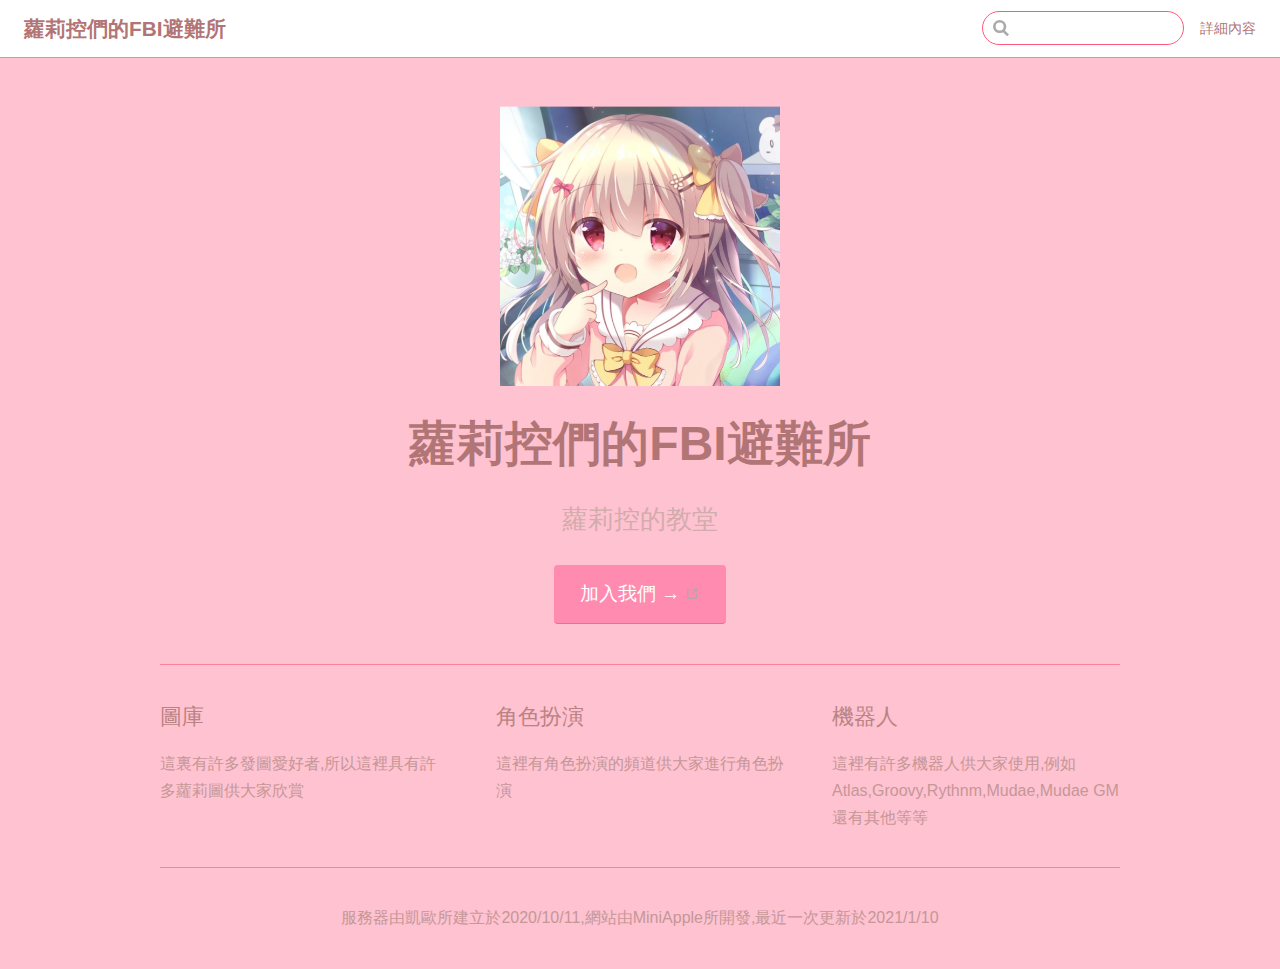
<file: index.html>
<!DOCTYPE html>
<html lang="en-US">
  <head>
    <meta charset="utf-8">
    <meta name="viewport" content="width=device-width,initial-scale=1">
    <title>蘿莉控們的FBI避難所</title>
    <meta name="generator" content="VuePress 1.8.0">
    
    <meta name="description" content="">
    
    <link rel="preload" href="/assets/css/0.styles.ec832ae6.css" as="style"><link rel="preload" href="/assets/js/app.7db5d220.js" as="script"><link rel="preload" href="/assets/js/2.069422f8.js" as="script"><link rel="preload" href="/assets/js/7.00a4336d.js" as="script"><link rel="prefetch" href="/assets/js/10.17f6b7d8.js"><link rel="prefetch" href="/assets/js/11.425d63cf.js"><link rel="prefetch" href="/assets/js/3.85c57184.js"><link rel="prefetch" href="/assets/js/4.865692a8.js"><link rel="prefetch" href="/assets/js/5.81254301.js"><link rel="prefetch" href="/assets/js/6.6e8c67be.js"><link rel="prefetch" href="/assets/js/8.eeb29a71.js"><link rel="prefetch" href="/assets/js/9.3d05591d.js">
    <link rel="stylesheet" href="/assets/css/0.styles.ec832ae6.css">
  </head>
  <body>
    <div id="app" data-server-rendered="true"><div class="theme-container no-sidebar"><header class="navbar"><div class="sidebar-button"><svg xmlns="http://www.w3.org/2000/svg" aria-hidden="true" role="img" viewBox="0 0 448 512" class="icon"><path fill="currentColor" d="M436 124H12c-6.627 0-12-5.373-12-12V80c0-6.627 5.373-12 12-12h424c6.627 0 12 5.373 12 12v32c0 6.627-5.373 12-12 12zm0 160H12c-6.627 0-12-5.373-12-12v-32c0-6.627 5.373-12 12-12h424c6.627 0 12 5.373 12 12v32c0 6.627-5.373 12-12 12zm0 160H12c-6.627 0-12-5.373-12-12v-32c0-6.627 5.373-12 12-12h424c6.627 0 12 5.373 12 12v32c0 6.627-5.373 12-12 12z"></path></svg></div> <a href="/" aria-current="page" class="home-link router-link-exact-active router-link-active"><!----> <span class="site-name">蘿莉控們的FBI避難所</span></a> <div class="links"><div class="search-box"><input aria-label="Search" autocomplete="off" spellcheck="false" value=""> <!----></div> <nav class="nav-links can-hide"><div class="nav-item"><a href="/details/" class="nav-link">
  詳細內容
</a></div> <!----></nav></div></header> <div class="sidebar-mask"></div> <aside class="sidebar"><nav class="nav-links"><div class="nav-item"><a href="/details/" class="nav-link">
  詳細內容
</a></div> <!----></nav>  <ul class="sidebar-links"><li><a href="/details/" class="sidebar-link">服務器條例</a></li><li><a href="/details/regist.html" class="sidebar-link">驗證</a></li><li><a href="/details/roles.html" class="sidebar-link">身分介紹</a></li><li><a href="/details/ch.html" class="sidebar-link">頻道介紹</a></li></ul> </aside> <main aria-labelledby="main-title" class="home"><header class="hero"><img src="image/logo.png" alt="hero"> <h1 id="main-title">
      蘿莉控們的FBI避難所
    </h1> <p class="description">
      蘿莉控的教堂
    </p> <p class="action"><a href="https://discord.gg/nYKdZM6rkj" target="_blank" rel="noopener noreferrer" class="nav-link external action-button">
  加入我們 →
  <span><svg xmlns="http://www.w3.org/2000/svg" aria-hidden="true" focusable="false" x="0px" y="0px" viewBox="0 0 100 100" width="15" height="15" class="icon outbound"><path fill="currentColor" d="M18.8,85.1h56l0,0c2.2,0,4-1.8,4-4v-32h-8v28h-48v-48h28v-8h-32l0,0c-2.2,0-4,1.8-4,4v56C14.8,83.3,16.6,85.1,18.8,85.1z"></path> <polygon fill="currentColor" points="45.7,48.7 51.3,54.3 77.2,28.5 77.2,37.2 85.2,37.2 85.2,14.9 62.8,14.9 62.8,22.9 71.5,22.9"></polygon></svg> <span class="sr-only">(opens new window)</span></span></a></p></header> <div class="features"><div class="feature"><h2>圖庫</h2> <p>這裏有許多發圖愛好者,所以這裡具有許多蘿莉圖供大家欣賞</p></div><div class="feature"><h2>角色扮演</h2> <p>這裡有角色扮演的頻道供大家進行角色扮演</p></div><div class="feature"><h2>機器人</h2> <p>這裡有許多機器人供大家使用,例如Atlas,Groovy,Rythnm,Mudae,Mudae GM還有其他等等</p></div></div> <div class="theme-default-content custom content__default"></div> <div class="footer">
    服務器由凱歐所建立於2020/10/11,網站由MiniApple所開發,最近一次更新於2021/1/10
  </div></main></div><div class="global-ui"></div></div>
    <script src="/assets/js/app.7db5d220.js" defer></script><script src="/assets/js/2.069422f8.js" defer></script><script src="/assets/js/7.00a4336d.js" defer></script>
  </body>
</html>
</file>
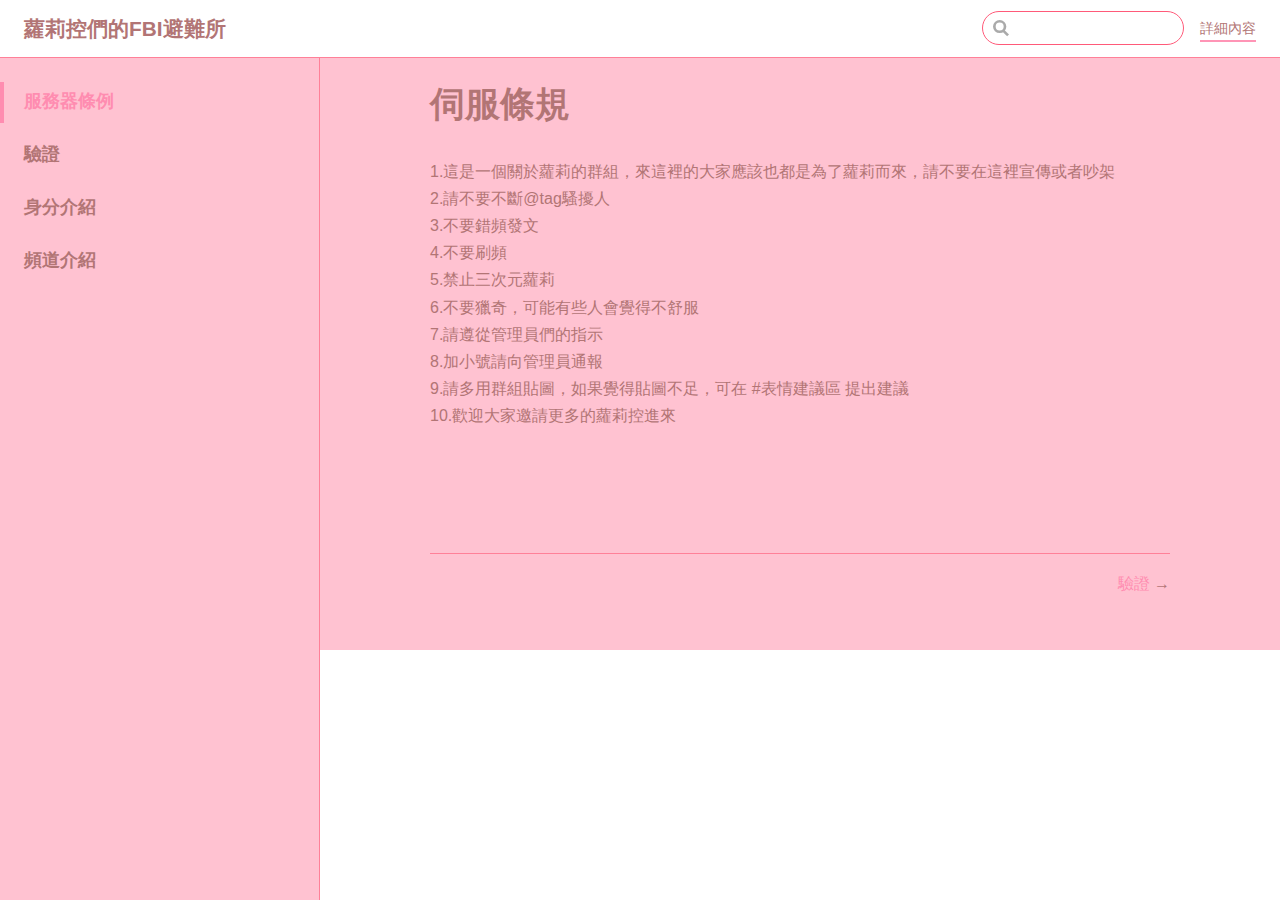
<file: details/index.html>
<!DOCTYPE html>
<html lang="en-US">
  <head>
    <meta charset="utf-8">
    <meta name="viewport" content="width=device-width,initial-scale=1">
    <title>伺服條規 | 蘿莉控們的FBI避難所</title>
    <meta name="generator" content="VuePress 1.8.0">
    
    <meta name="description" content="">
    
    <link rel="preload" href="/assets/css/0.styles.ec832ae6.css" as="style"><link rel="preload" href="/assets/js/app.7db5d220.js" as="script"><link rel="preload" href="/assets/js/2.069422f8.js" as="script"><link rel="preload" href="/assets/js/8.eeb29a71.js" as="script"><link rel="prefetch" href="/assets/js/10.17f6b7d8.js"><link rel="prefetch" href="/assets/js/11.425d63cf.js"><link rel="prefetch" href="/assets/js/3.85c57184.js"><link rel="prefetch" href="/assets/js/4.865692a8.js"><link rel="prefetch" href="/assets/js/5.81254301.js"><link rel="prefetch" href="/assets/js/6.6e8c67be.js"><link rel="prefetch" href="/assets/js/7.00a4336d.js"><link rel="prefetch" href="/assets/js/9.3d05591d.js">
    <link rel="stylesheet" href="/assets/css/0.styles.ec832ae6.css">
  </head>
  <body>
    <div id="app" data-server-rendered="true"><div class="theme-container"><header class="navbar"><div class="sidebar-button"><svg xmlns="http://www.w3.org/2000/svg" aria-hidden="true" role="img" viewBox="0 0 448 512" class="icon"><path fill="currentColor" d="M436 124H12c-6.627 0-12-5.373-12-12V80c0-6.627 5.373-12 12-12h424c6.627 0 12 5.373 12 12v32c0 6.627-5.373 12-12 12zm0 160H12c-6.627 0-12-5.373-12-12v-32c0-6.627 5.373-12 12-12h424c6.627 0 12 5.373 12 12v32c0 6.627-5.373 12-12 12zm0 160H12c-6.627 0-12-5.373-12-12v-32c0-6.627 5.373-12 12-12h424c6.627 0 12 5.373 12 12v32c0 6.627-5.373 12-12 12z"></path></svg></div> <a href="/" class="home-link router-link-active"><!----> <span class="site-name">蘿莉控們的FBI避難所</span></a> <div class="links"><div class="search-box"><input aria-label="Search" autocomplete="off" spellcheck="false" value=""> <!----></div> <nav class="nav-links can-hide"><div class="nav-item"><a href="/details/" aria-current="page" class="nav-link router-link-exact-active router-link-active">
  詳細內容
</a></div> <!----></nav></div></header> <div class="sidebar-mask"></div> <aside class="sidebar"><nav class="nav-links"><div class="nav-item"><a href="/details/" aria-current="page" class="nav-link router-link-exact-active router-link-active">
  詳細內容
</a></div> <!----></nav>  <ul class="sidebar-links"><li><a href="/details/" aria-current="page" class="active sidebar-link">服務器條例</a></li><li><a href="/details/regist.html" class="sidebar-link">驗證</a></li><li><a href="/details/roles.html" class="sidebar-link">身分介紹</a></li><li><a href="/details/ch.html" class="sidebar-link">頻道介紹</a></li></ul> </aside> <main class="page"> <div class="theme-default-content content__default"><h1 id="伺服條規"><a href="#伺服條規" class="header-anchor">#</a> 伺服條規</h1> <p>1.這是一個關於蘿莉的群組，來這裡的大家應該也都是為了蘿莉而來，請不要在這裡宣傳或者吵架<br>
2.請不要不斷@tag騷擾人<br>
3.不要錯頻發文<br>
4.不要刷頻<br>
5.禁止三次元蘿莉<br>
6.不要獵奇，可能有些人會覺得不舒服<br>
7.請遵從管理員們的指示<br>
8.加小號請向管理員通報<br>
9.請多用群組貼圖，如果覺得貼圖不足，可在 #表情建議區 提出建議<br>
10.歡迎大家邀請更多的蘿莉控進來<br> <br></p></div> <footer class="page-edit"><!----> <!----></footer> <div class="page-nav"><p class="inner"><!----> <span class="next"><a href="/details/regist.html">
        驗證
      </a>
      →
    </span></p></div> </main></div><div class="global-ui"></div></div>
    <script src="/assets/js/app.7db5d220.js" defer></script><script src="/assets/js/2.069422f8.js" defer></script><script src="/assets/js/8.eeb29a71.js" defer></script>
  </body>
</html>
</file>
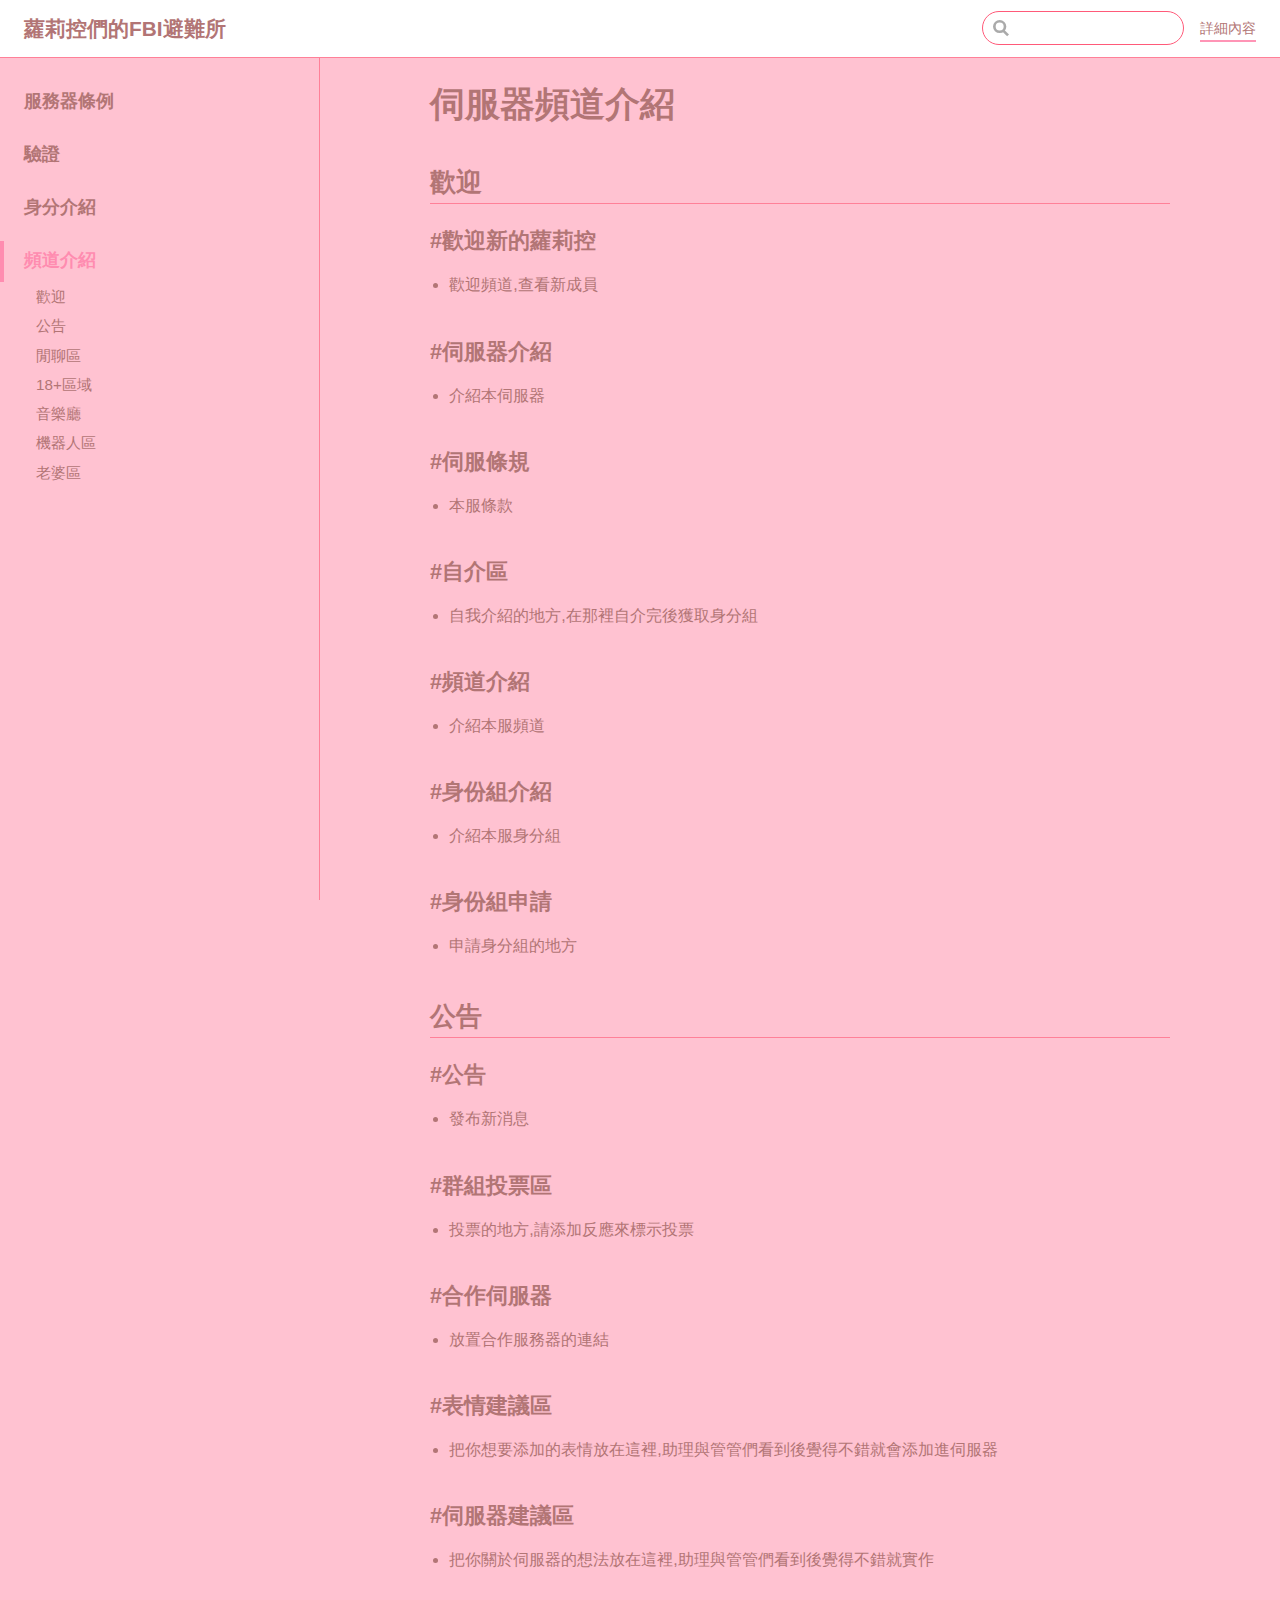
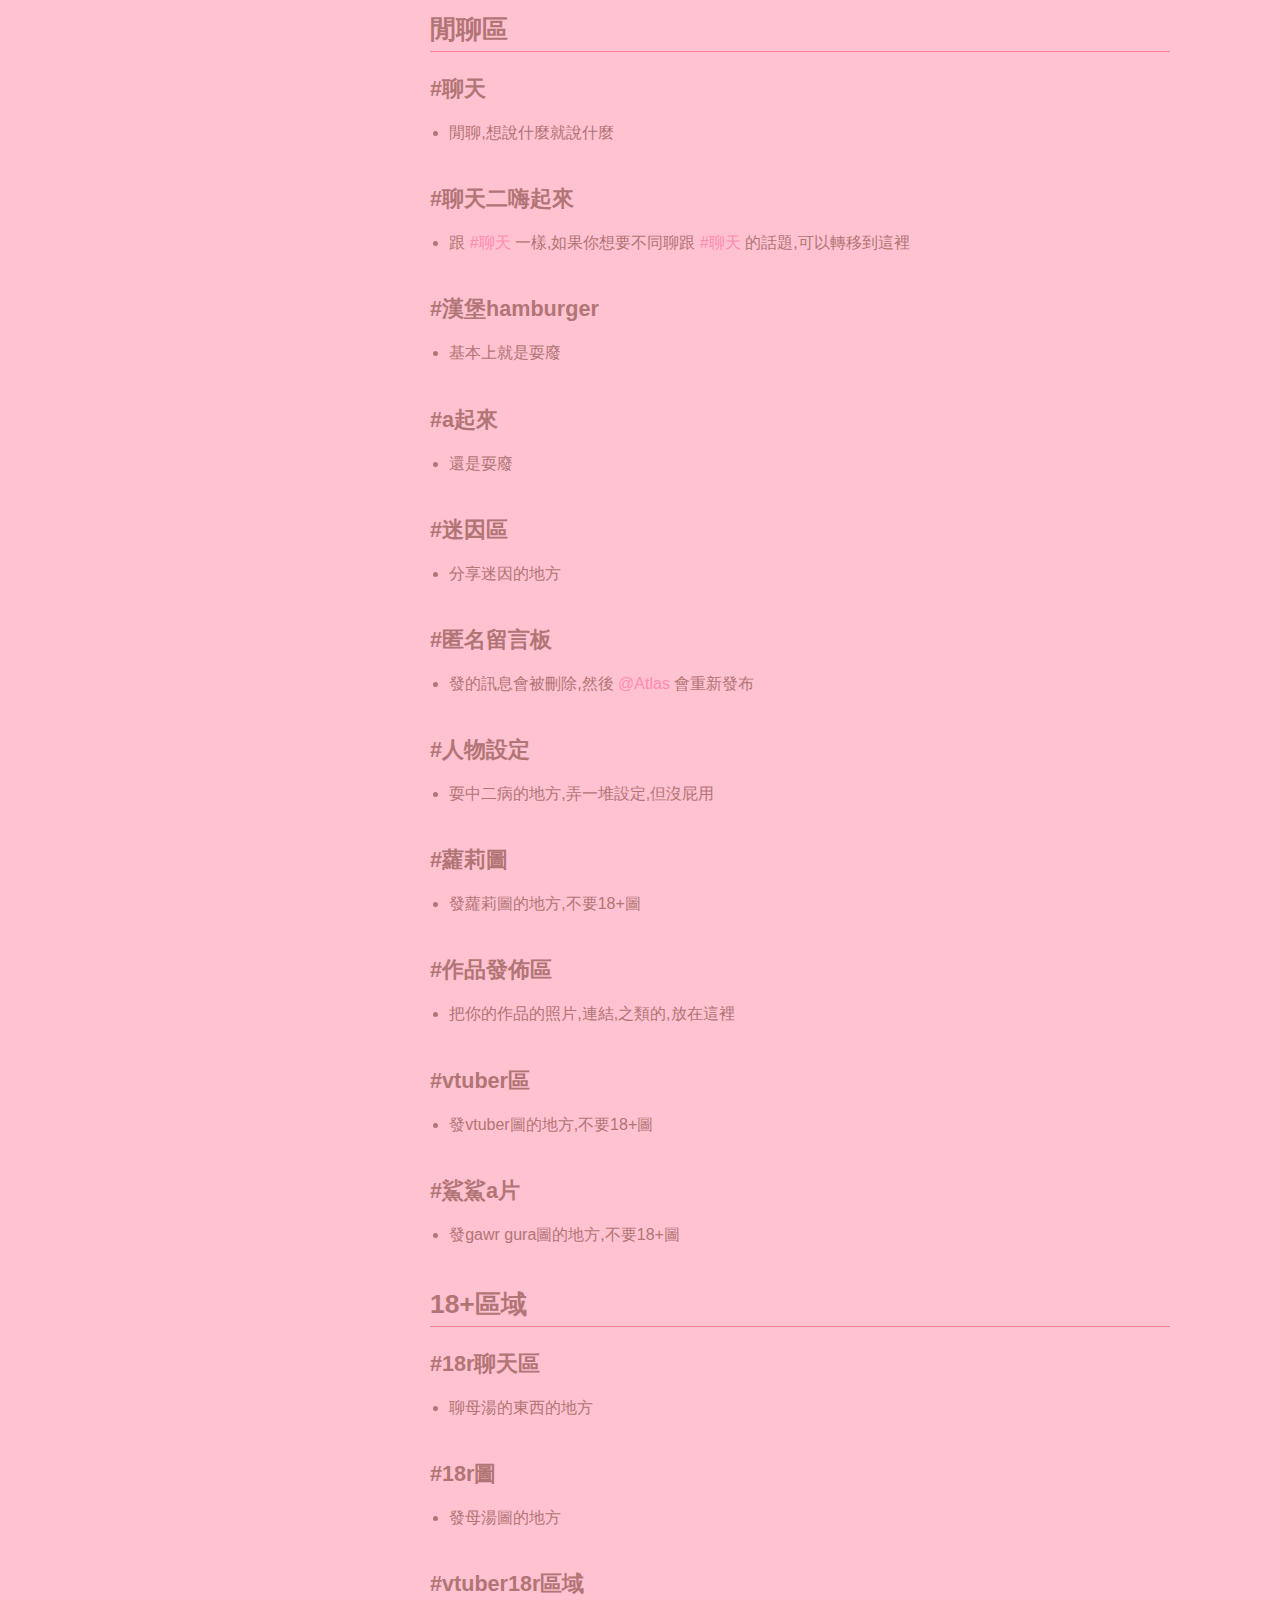
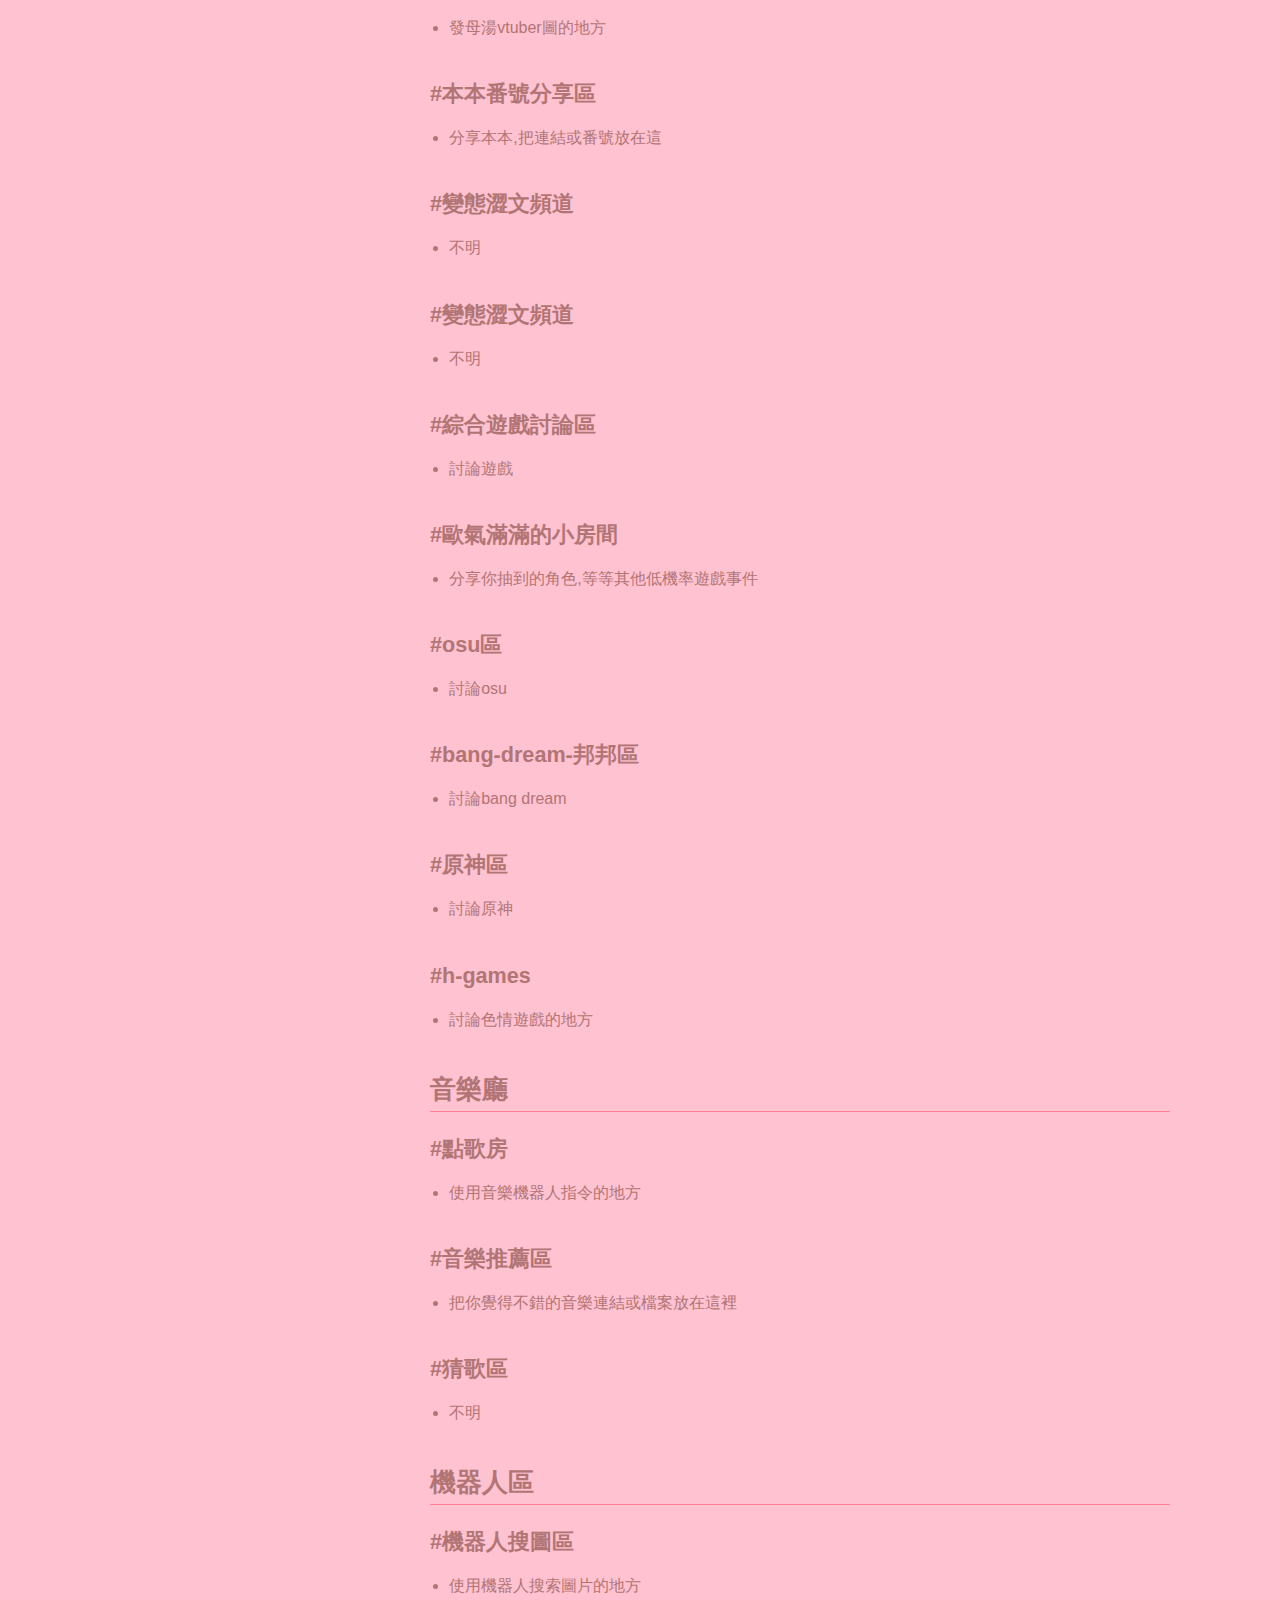
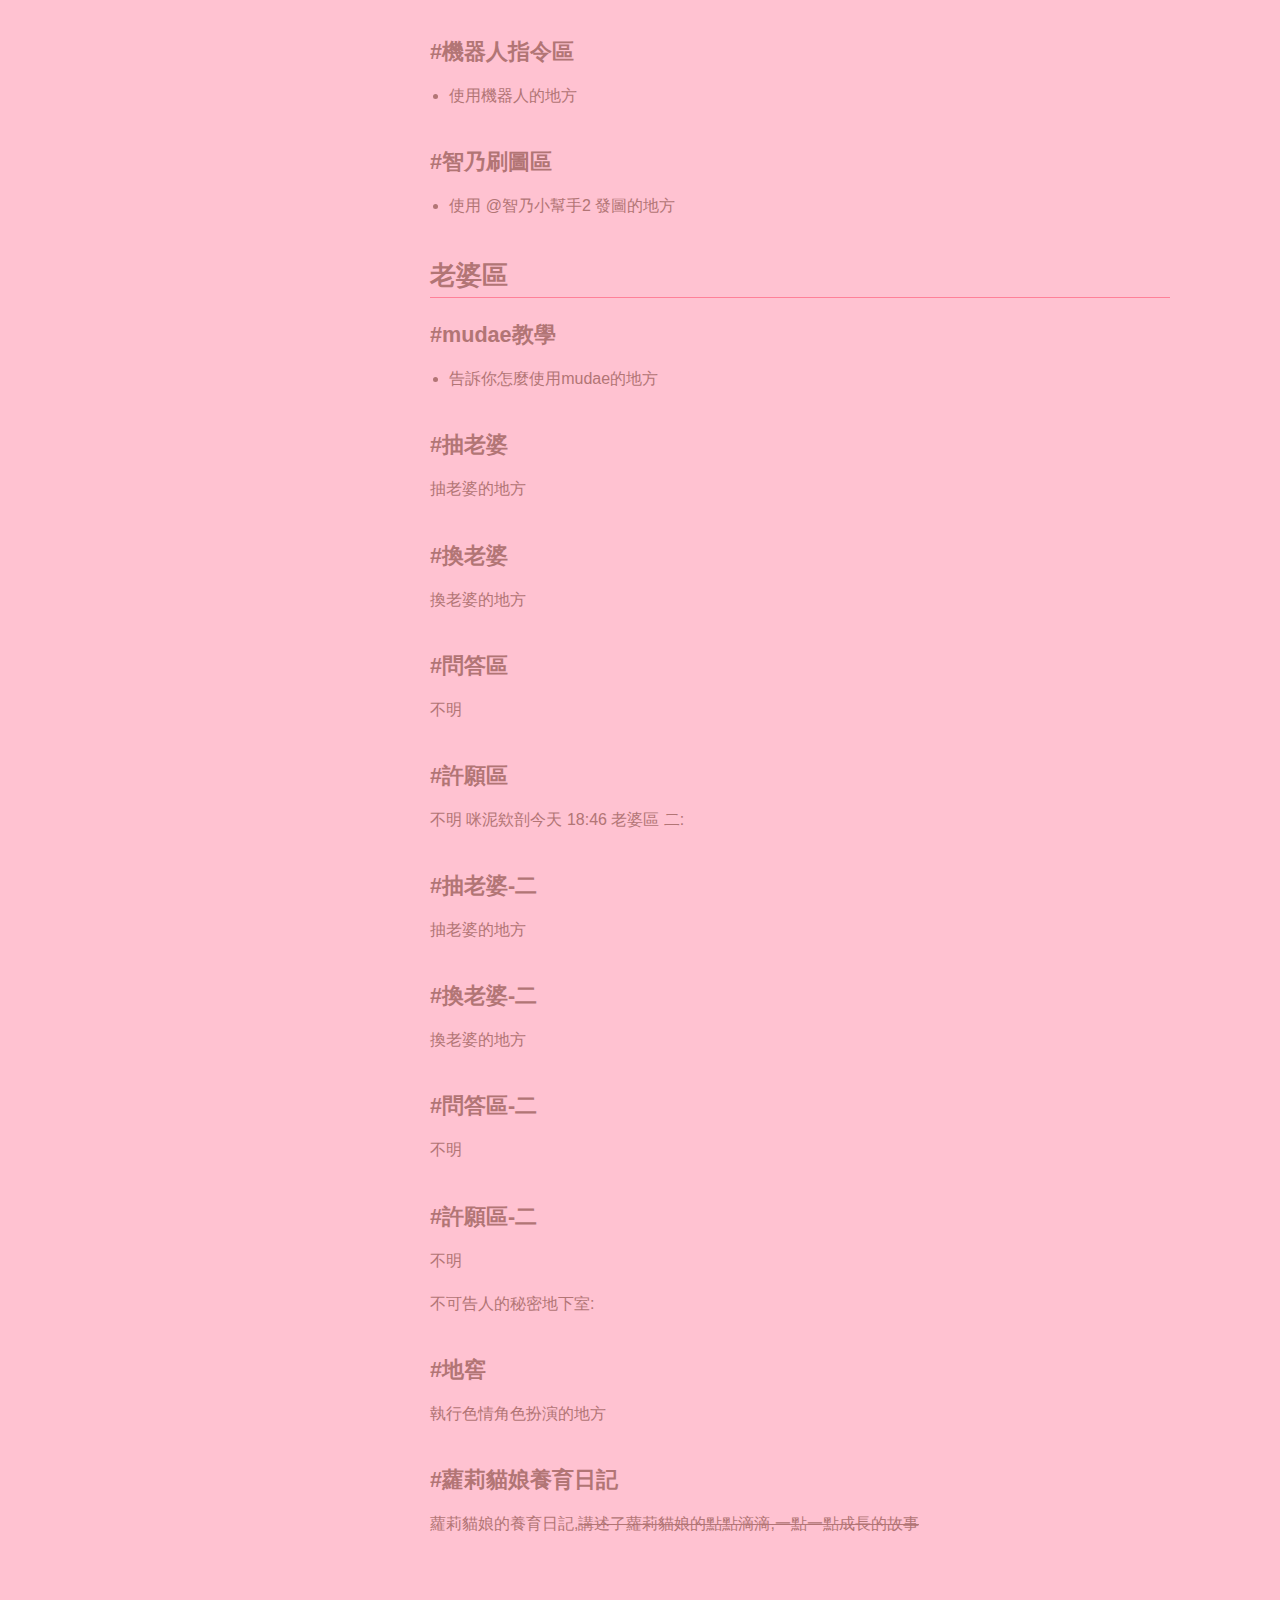
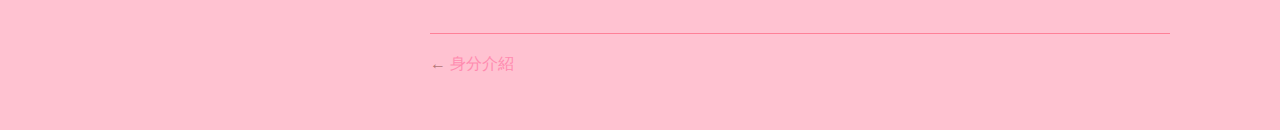
<file: details/ch.html>
<!DOCTYPE html>
<html lang="en-US">
  <head>
    <meta charset="utf-8">
    <meta name="viewport" content="width=device-width,initial-scale=1">
    <title>伺服器頻道介紹 | 蘿莉控們的FBI避難所</title>
    <meta name="generator" content="VuePress 1.8.0">
    
    <meta name="description" content="">
    
    <link rel="preload" href="/assets/css/0.styles.ec832ae6.css" as="style"><link rel="preload" href="/assets/js/app.7db5d220.js" as="script"><link rel="preload" href="/assets/js/2.069422f8.js" as="script"><link rel="preload" href="/assets/js/9.3d05591d.js" as="script"><link rel="prefetch" href="/assets/js/10.17f6b7d8.js"><link rel="prefetch" href="/assets/js/11.425d63cf.js"><link rel="prefetch" href="/assets/js/3.85c57184.js"><link rel="prefetch" href="/assets/js/4.865692a8.js"><link rel="prefetch" href="/assets/js/5.81254301.js"><link rel="prefetch" href="/assets/js/6.6e8c67be.js"><link rel="prefetch" href="/assets/js/7.00a4336d.js"><link rel="prefetch" href="/assets/js/8.eeb29a71.js">
    <link rel="stylesheet" href="/assets/css/0.styles.ec832ae6.css">
  </head>
  <body>
    <div id="app" data-server-rendered="true"><div class="theme-container"><header class="navbar"><div class="sidebar-button"><svg xmlns="http://www.w3.org/2000/svg" aria-hidden="true" role="img" viewBox="0 0 448 512" class="icon"><path fill="currentColor" d="M436 124H12c-6.627 0-12-5.373-12-12V80c0-6.627 5.373-12 12-12h424c6.627 0 12 5.373 12 12v32c0 6.627-5.373 12-12 12zm0 160H12c-6.627 0-12-5.373-12-12v-32c0-6.627 5.373-12 12-12h424c6.627 0 12 5.373 12 12v32c0 6.627-5.373 12-12 12zm0 160H12c-6.627 0-12-5.373-12-12v-32c0-6.627 5.373-12 12-12h424c6.627 0 12 5.373 12 12v32c0 6.627-5.373 12-12 12z"></path></svg></div> <a href="/" class="home-link router-link-active"><!----> <span class="site-name">蘿莉控們的FBI避難所</span></a> <div class="links"><div class="search-box"><input aria-label="Search" autocomplete="off" spellcheck="false" value=""> <!----></div> <nav class="nav-links can-hide"><div class="nav-item"><a href="/details/" class="nav-link router-link-active">
  詳細內容
</a></div> <!----></nav></div></header> <div class="sidebar-mask"></div> <aside class="sidebar"><nav class="nav-links"><div class="nav-item"><a href="/details/" class="nav-link router-link-active">
  詳細內容
</a></div> <!----></nav>  <ul class="sidebar-links"><li><a href="/details/" aria-current="page" class="sidebar-link">服務器條例</a></li><li><a href="/details/regist.html" class="sidebar-link">驗證</a></li><li><a href="/details/roles.html" class="sidebar-link">身分介紹</a></li><li><a href="/details/ch.html" aria-current="page" class="active sidebar-link">頻道介紹</a><ul class="sidebar-sub-headers"><li class="sidebar-sub-header"><a href="/details/ch.html#歡迎" class="sidebar-link">歡迎</a></li><li class="sidebar-sub-header"><a href="/details/ch.html#公告" class="sidebar-link">公告</a></li><li class="sidebar-sub-header"><a href="/details/ch.html#閒聊區" class="sidebar-link">閒聊區</a></li><li class="sidebar-sub-header"><a href="/details/ch.html#_18-區域" class="sidebar-link">18+區域</a></li><li class="sidebar-sub-header"><a href="/details/ch.html#音樂廳" class="sidebar-link">音樂廳</a></li><li class="sidebar-sub-header"><a href="/details/ch.html#機器人區" class="sidebar-link">機器人區</a></li><li class="sidebar-sub-header"><a href="/details/ch.html#老婆區" class="sidebar-link">老婆區</a></li></ul></li></ul> </aside> <main class="page"> <div class="theme-default-content content__default"><h1 id="伺服器頻道介紹"><a href="#伺服器頻道介紹" class="header-anchor">#</a> 伺服器頻道介紹</h1> <h2 id="歡迎"><a href="#歡迎" class="header-anchor">#</a> 歡迎</h2> <h3 id="歡迎新的蘿莉控"><a href="#歡迎新的蘿莉控" class="header-anchor">#</a> #歡迎新的蘿莉控</h3> <ul><li>歡迎頻道,查看新成員</li></ul> <h3 id="伺服器介紹"><a href="#伺服器介紹" class="header-anchor">#</a> #伺服器介紹</h3> <ul><li>介紹本伺服器</li></ul> <h3 id="伺服條規"><a href="#伺服條規" class="header-anchor">#</a> #伺服條規</h3> <ul><li>本服條款</li></ul> <h3 id="自介區"><a href="#自介區" class="header-anchor">#</a> #自介區</h3> <ul><li>自我介紹的地方,在那裡自介完後獲取身分組</li></ul> <h3 id="頻道介紹"><a href="#頻道介紹" class="header-anchor">#</a> #頻道介紹</h3> <ul><li>介紹本服頻道</li></ul> <h3 id="身份組介紹"><a href="#身份組介紹" class="header-anchor">#</a> #身份組介紹</h3> <ul><li>介紹本服身分組</li></ul> <h3 id="身份組申請"><a href="#身份組申請" class="header-anchor">#</a> #身份組申請</h3> <ul><li>申請身分組的地方</li></ul> <h2 id="公告"><a href="#公告" class="header-anchor">#</a> 公告</h2> <h3 id="公告-2"><a href="#公告-2" class="header-anchor">#</a> #公告</h3> <ul><li>發布新消息</li></ul> <h3 id="群組投票區"><a href="#群組投票區" class="header-anchor">#</a> #群組投票區</h3> <ul><li>投票的地方,請添加反應來標示投票</li></ul> <h3 id="合作伺服器"><a href="#合作伺服器" class="header-anchor">#</a> #合作伺服器</h3> <ul><li>放置合作服務器的連結</li></ul> <h3 id="表情建議區"><a href="#表情建議區" class="header-anchor">#</a> #表情建議區</h3> <ul><li>把你想要添加的表情放在這裡,助理與管管們看到後覺得不錯就會添加進伺服器</li></ul> <h3 id="伺服器建議區"><a href="#伺服器建議區" class="header-anchor">#</a> #伺服器建議區</h3> <ul><li>把你關於伺服器的想法放在這裡,助理與管管們看到後覺得不錯就實作</li></ul> <h2 id="閒聊區"><a href="#閒聊區" class="header-anchor">#</a> 閒聊區</h2> <h3 id="聊天"><a href="#聊天" class="header-anchor">#</a> #聊天</h3> <ul><li>閒聊,想說什麼就說什麼</li></ul> <h3 id="聊天二嗨起來"><a href="#聊天二嗨起來" class="header-anchor">#</a> #聊天二嗨起來</h3> <ul><li>跟 <a href="#聊天">#聊天</a> 一樣,如果你想要不同聊跟 <a href="#聊天">#聊天</a> 的話題,可以轉移到這裡</li></ul> <h3 id="漢堡hamburger"><a href="#漢堡hamburger" class="header-anchor">#</a> #漢堡hamburger</h3> <ul><li>基本上就是耍廢</li></ul> <h3 id="a起來"><a href="#a起來" class="header-anchor">#</a> #a起來</h3> <ul><li>還是耍廢</li></ul> <h3 id="迷因區"><a href="#迷因區" class="header-anchor">#</a> #迷因區</h3> <ul><li>分享迷因的地方</li></ul> <h3 id="匿名留言板"><a href="#匿名留言板" class="header-anchor">#</a> #匿名留言板</h3> <ul><li>發的訊息會被刪除,然後 <a href="https://atlas.bot/">@Atlas</a> 會重新發布</li></ul> <h3 id="人物設定"><a href="#人物設定" class="header-anchor">#</a> #人物設定</h3> <ul><li>耍中二病的地方,弄一堆設定,但沒屁用</li></ul> <h3 id="蘿莉圖"><a href="#蘿莉圖" class="header-anchor">#</a> #蘿莉圖</h3> <ul><li>發蘿莉圖的地方,不要18+圖</li></ul> <h3 id="作品發佈區"><a href="#作品發佈區" class="header-anchor">#</a> #作品發佈區</h3> <ul><li>把你的作品的照片,連結,之類的,放在這裡</li></ul> <h3 id="vtuber區"><a href="#vtuber區" class="header-anchor">#</a> #vtuber區</h3> <ul><li>發vtuber圖的地方,不要18+圖</li></ul> <h3 id="鯊鯊a片"><a href="#鯊鯊a片" class="header-anchor">#</a> #鯊鯊a片</h3> <ul><li>發gawr gura圖的地方,不要18+圖</li></ul> <h2 id="_18-區域"><a href="#_18-區域" class="header-anchor">#</a> 18+區域</h2> <h3 id="_18r聊天區"><a href="#_18r聊天區" class="header-anchor">#</a> #18r聊天區</h3> <ul><li>聊母湯的東西的地方</li></ul> <h3 id="_18r圖"><a href="#_18r圖" class="header-anchor">#</a> #18r圖</h3> <ul><li>發母湯圖的地方</li></ul> <h3 id="vtuber18r區域"><a href="#vtuber18r區域" class="header-anchor">#</a> #vtuber18r區域</h3> <ul><li>發母湯vtuber圖的地方</li></ul> <h3 id="本本番號分享區"><a href="#本本番號分享區" class="header-anchor">#</a> #本本番號分享區</h3> <ul><li>分享本本,把連結或番號放在這</li></ul> <h3 id="變態澀文頻道"><a href="#變態澀文頻道" class="header-anchor">#</a> #變態澀文頻道</h3> <ul><li>不明</li></ul> <h3 id="變態澀文頻道-2"><a href="#變態澀文頻道-2" class="header-anchor">#</a> #變態澀文頻道</h3> <ul><li>不明</li></ul> <h3 id="綜合遊戲討論區"><a href="#綜合遊戲討論區" class="header-anchor">#</a> #綜合遊戲討論區</h3> <ul><li>討論遊戲</li></ul> <h3 id="歐氣滿滿的小房間"><a href="#歐氣滿滿的小房間" class="header-anchor">#</a> #歐氣滿滿的小房間</h3> <ul><li>分享你抽到的角色,等等其他低機率遊戲事件</li></ul> <h3 id="osu區"><a href="#osu區" class="header-anchor">#</a> #osu區</h3> <ul><li>討論osu</li></ul> <h3 id="bang-dream-邦邦區"><a href="#bang-dream-邦邦區" class="header-anchor">#</a> #bang-dream-邦邦區</h3> <ul><li>討論bang dream</li></ul> <h3 id="原神區"><a href="#原神區" class="header-anchor">#</a> #原神區</h3> <ul><li>討論原神</li></ul> <h3 id="h-games"><a href="#h-games" class="header-anchor">#</a> #h-games</h3> <ul><li>討論色情遊戲的地方</li></ul> <h2 id="音樂廳"><a href="#音樂廳" class="header-anchor">#</a> 音樂廳</h2> <h3 id="點歌房"><a href="#點歌房" class="header-anchor">#</a> #點歌房</h3> <ul><li>使用音樂機器人指令的地方</li></ul> <h3 id="音樂推薦區"><a href="#音樂推薦區" class="header-anchor">#</a> #音樂推薦區</h3> <ul><li>把你覺得不錯的音樂連結或檔案放在這裡</li></ul> <h3 id="猜歌區"><a href="#猜歌區" class="header-anchor">#</a> #猜歌區</h3> <ul><li>不明</li></ul> <h2 id="機器人區"><a href="#機器人區" class="header-anchor">#</a> 機器人區</h2> <h3 id="機器人搜圖區"><a href="#機器人搜圖區" class="header-anchor">#</a> #機器人搜圖區</h3> <ul><li>使用機器人搜索圖片的地方</li></ul> <h3 id="機器人指令區"><a href="#機器人指令區" class="header-anchor">#</a> #機器人指令區</h3> <ul><li>使用機器人的地方</li></ul> <h3 id="智乃刷圖區"><a href="#智乃刷圖區" class="header-anchor">#</a> #智乃刷圖區</h3> <ul><li>使用 @智乃小幫手2 發圖的地方</li></ul> <h2 id="老婆區"><a href="#老婆區" class="header-anchor">#</a> 老婆區</h2> <h3 id="mudae教學"><a href="#mudae教學" class="header-anchor">#</a> #mudae教學</h3> <ul><li>告訴你怎麼使用mudae的地方</li></ul> <h3 id="抽老婆"><a href="#抽老婆" class="header-anchor">#</a> #抽老婆</h3> <p>抽老婆的地方</p> <h3 id="換老婆"><a href="#換老婆" class="header-anchor">#</a> #換老婆</h3> <p>換老婆的地方</p> <h3 id="問答區"><a href="#問答區" class="header-anchor">#</a> #問答區</h3> <p>不明</p> <h3 id="許願區"><a href="#許願區" class="header-anchor">#</a> #許願區</h3> <p>不明
咪泥欸剖今天 18:46
老婆區 二:</p> <h3 id="抽老婆-二"><a href="#抽老婆-二" class="header-anchor">#</a> #抽老婆-二</h3> <p>抽老婆的地方</p> <h3 id="換老婆-二"><a href="#換老婆-二" class="header-anchor">#</a> #換老婆-二</h3> <p>換老婆的地方</p> <h3 id="問答區-二"><a href="#問答區-二" class="header-anchor">#</a> #問答區-二</h3> <p>不明</p> <h3 id="許願區-二"><a href="#許願區-二" class="header-anchor">#</a> #許願區-二</h3> <p>不明</p> <p>不可告人的秘密地下室:</p> <h3 id="地窖"><a href="#地窖" class="header-anchor">#</a> #地窖</h3> <p>執行色情角色扮演的地方</p> <h3 id="蘿莉貓娘養育日記"><a href="#蘿莉貓娘養育日記" class="header-anchor">#</a> #蘿莉貓娘養育日記</h3> <p>蘿莉貓娘的養育日記,<s>講述了蘿莉貓娘的點點滴滴,一點一點成長的故事</s></p></div> <footer class="page-edit"><!----> <!----></footer> <div class="page-nav"><p class="inner"><span class="prev">
      ←
      <a href="/details/roles.html" class="prev">
        身分介紹
      </a></span> <!----></p></div> </main></div><div class="global-ui"></div></div>
    <script src="/assets/js/app.7db5d220.js" defer></script><script src="/assets/js/2.069422f8.js" defer></script><script src="/assets/js/9.3d05591d.js" defer></script>
  </body>
</html>
</file>
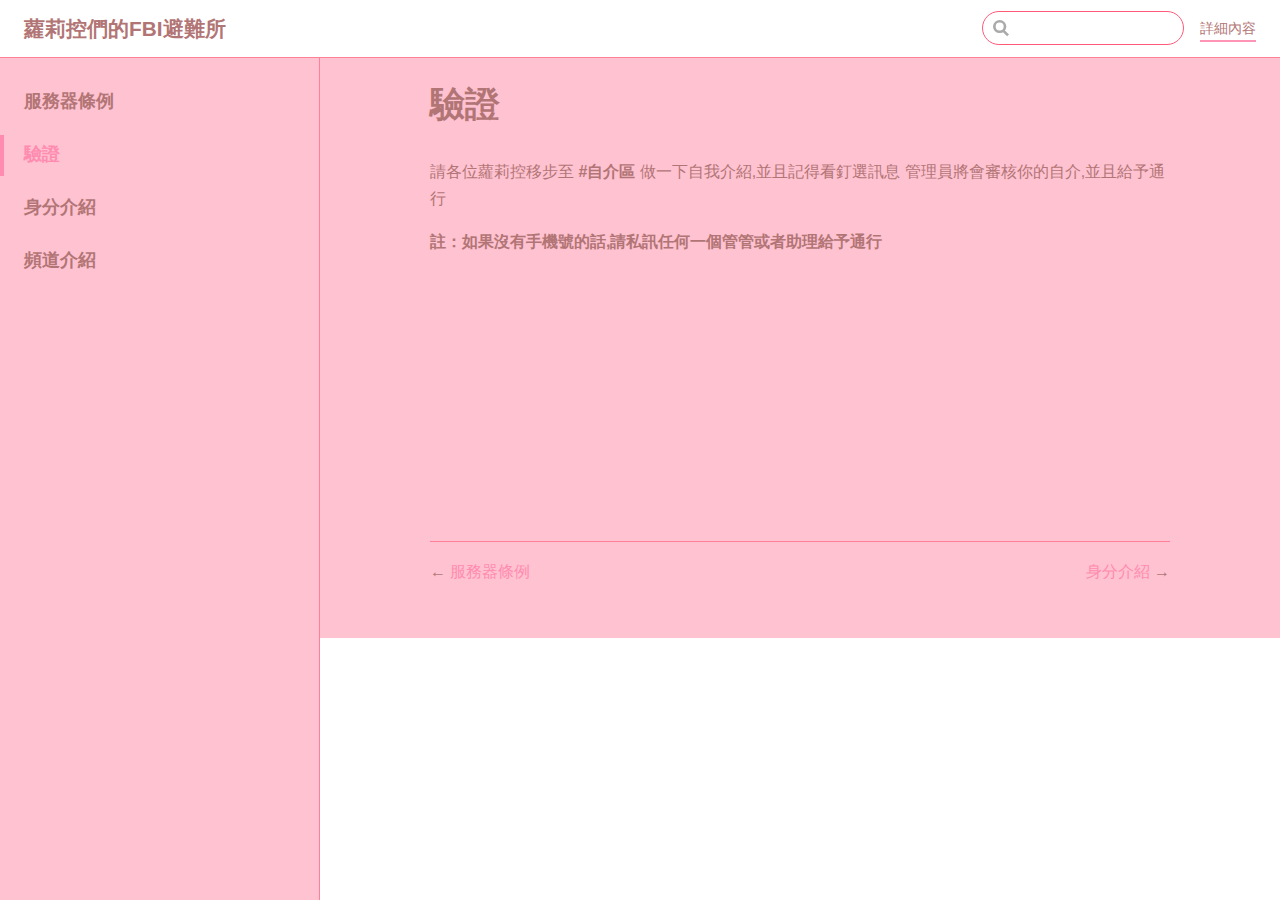
<file: details/regist.html>
<!DOCTYPE html>
<html lang="en-US">
  <head>
    <meta charset="utf-8">
    <meta name="viewport" content="width=device-width,initial-scale=1">
    <title>驗證 | 蘿莉控們的FBI避難所</title>
    <meta name="generator" content="VuePress 1.8.0">
    
    <meta name="description" content="">
    
    <link rel="preload" href="/assets/css/0.styles.ec832ae6.css" as="style"><link rel="preload" href="/assets/js/app.7db5d220.js" as="script"><link rel="preload" href="/assets/js/2.069422f8.js" as="script"><link rel="preload" href="/assets/js/10.17f6b7d8.js" as="script"><link rel="prefetch" href="/assets/js/11.425d63cf.js"><link rel="prefetch" href="/assets/js/3.85c57184.js"><link rel="prefetch" href="/assets/js/4.865692a8.js"><link rel="prefetch" href="/assets/js/5.81254301.js"><link rel="prefetch" href="/assets/js/6.6e8c67be.js"><link rel="prefetch" href="/assets/js/7.00a4336d.js"><link rel="prefetch" href="/assets/js/8.eeb29a71.js"><link rel="prefetch" href="/assets/js/9.3d05591d.js">
    <link rel="stylesheet" href="/assets/css/0.styles.ec832ae6.css">
  </head>
  <body>
    <div id="app" data-server-rendered="true"><div class="theme-container"><header class="navbar"><div class="sidebar-button"><svg xmlns="http://www.w3.org/2000/svg" aria-hidden="true" role="img" viewBox="0 0 448 512" class="icon"><path fill="currentColor" d="M436 124H12c-6.627 0-12-5.373-12-12V80c0-6.627 5.373-12 12-12h424c6.627 0 12 5.373 12 12v32c0 6.627-5.373 12-12 12zm0 160H12c-6.627 0-12-5.373-12-12v-32c0-6.627 5.373-12 12-12h424c6.627 0 12 5.373 12 12v32c0 6.627-5.373 12-12 12zm0 160H12c-6.627 0-12-5.373-12-12v-32c0-6.627 5.373-12 12-12h424c6.627 0 12 5.373 12 12v32c0 6.627-5.373 12-12 12z"></path></svg></div> <a href="/" class="home-link router-link-active"><!----> <span class="site-name">蘿莉控們的FBI避難所</span></a> <div class="links"><div class="search-box"><input aria-label="Search" autocomplete="off" spellcheck="false" value=""> <!----></div> <nav class="nav-links can-hide"><div class="nav-item"><a href="/details/" class="nav-link router-link-active">
  詳細內容
</a></div> <!----></nav></div></header> <div class="sidebar-mask"></div> <aside class="sidebar"><nav class="nav-links"><div class="nav-item"><a href="/details/" class="nav-link router-link-active">
  詳細內容
</a></div> <!----></nav>  <ul class="sidebar-links"><li><a href="/details/" aria-current="page" class="sidebar-link">服務器條例</a></li><li><a href="/details/regist.html" aria-current="page" class="active sidebar-link">驗證</a></li><li><a href="/details/roles.html" class="sidebar-link">身分介紹</a></li><li><a href="/details/ch.html" class="sidebar-link">頻道介紹</a></li></ul> </aside> <main class="page"> <div class="theme-default-content content__default"><h1 id="驗證"><a href="#驗證" class="header-anchor">#</a> 驗證</h1> <p>請各位蘿莉控移步至 <strong>#自介區</strong> 做一下自我介紹,並且記得看釘選訊息
管理員將會審核你的自介,並且給予通行</p> <p><strong>註：如果沒有手機號的話,請私訊任何一個管管或者助理給予通行</strong> <br><br><br><br><br><br><br><br></p></div> <footer class="page-edit"><!----> <!----></footer> <div class="page-nav"><p class="inner"><span class="prev">
      ←
      <a href="/details/" class="prev router-link-active">
        服務器條例
      </a></span> <span class="next"><a href="/details/roles.html">
        身分介紹
      </a>
      →
    </span></p></div> </main></div><div class="global-ui"></div></div>
    <script src="/assets/js/app.7db5d220.js" defer></script><script src="/assets/js/2.069422f8.js" defer></script><script src="/assets/js/10.17f6b7d8.js" defer></script>
  </body>
</html>
</file>
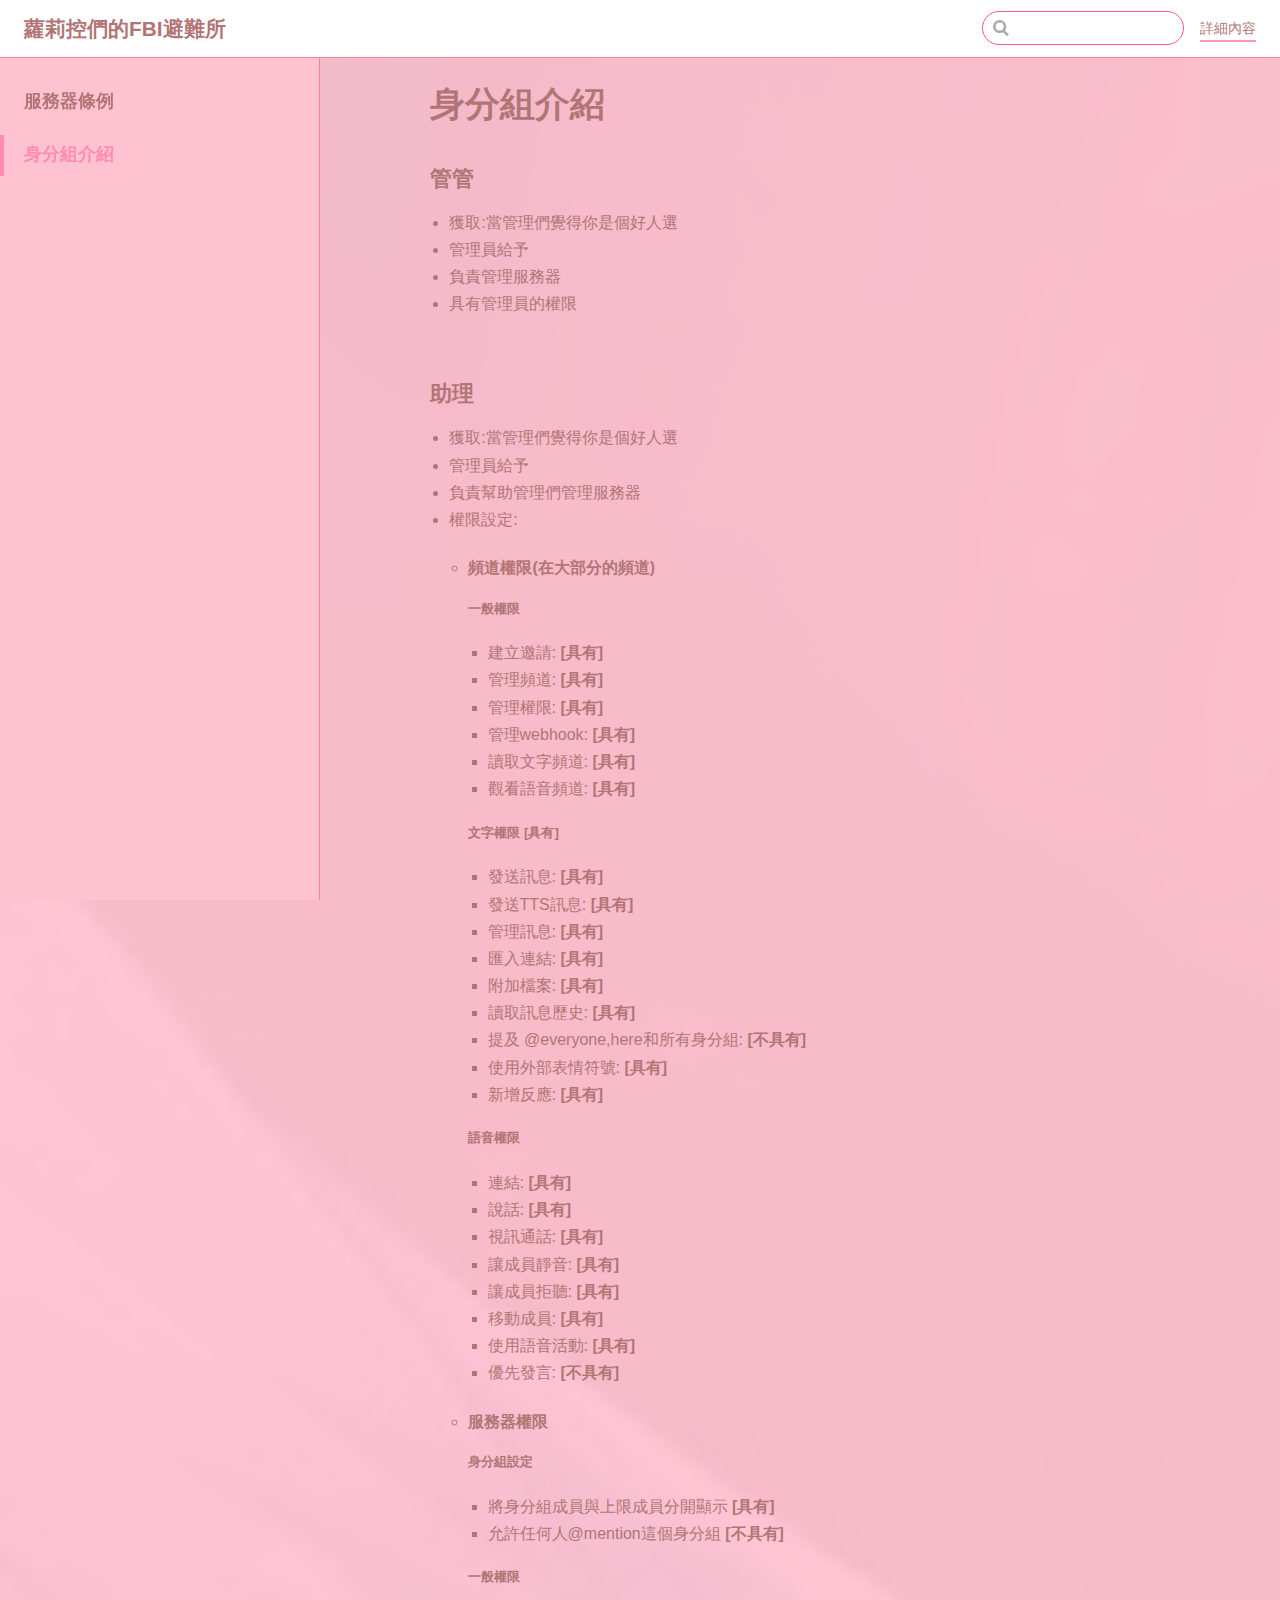
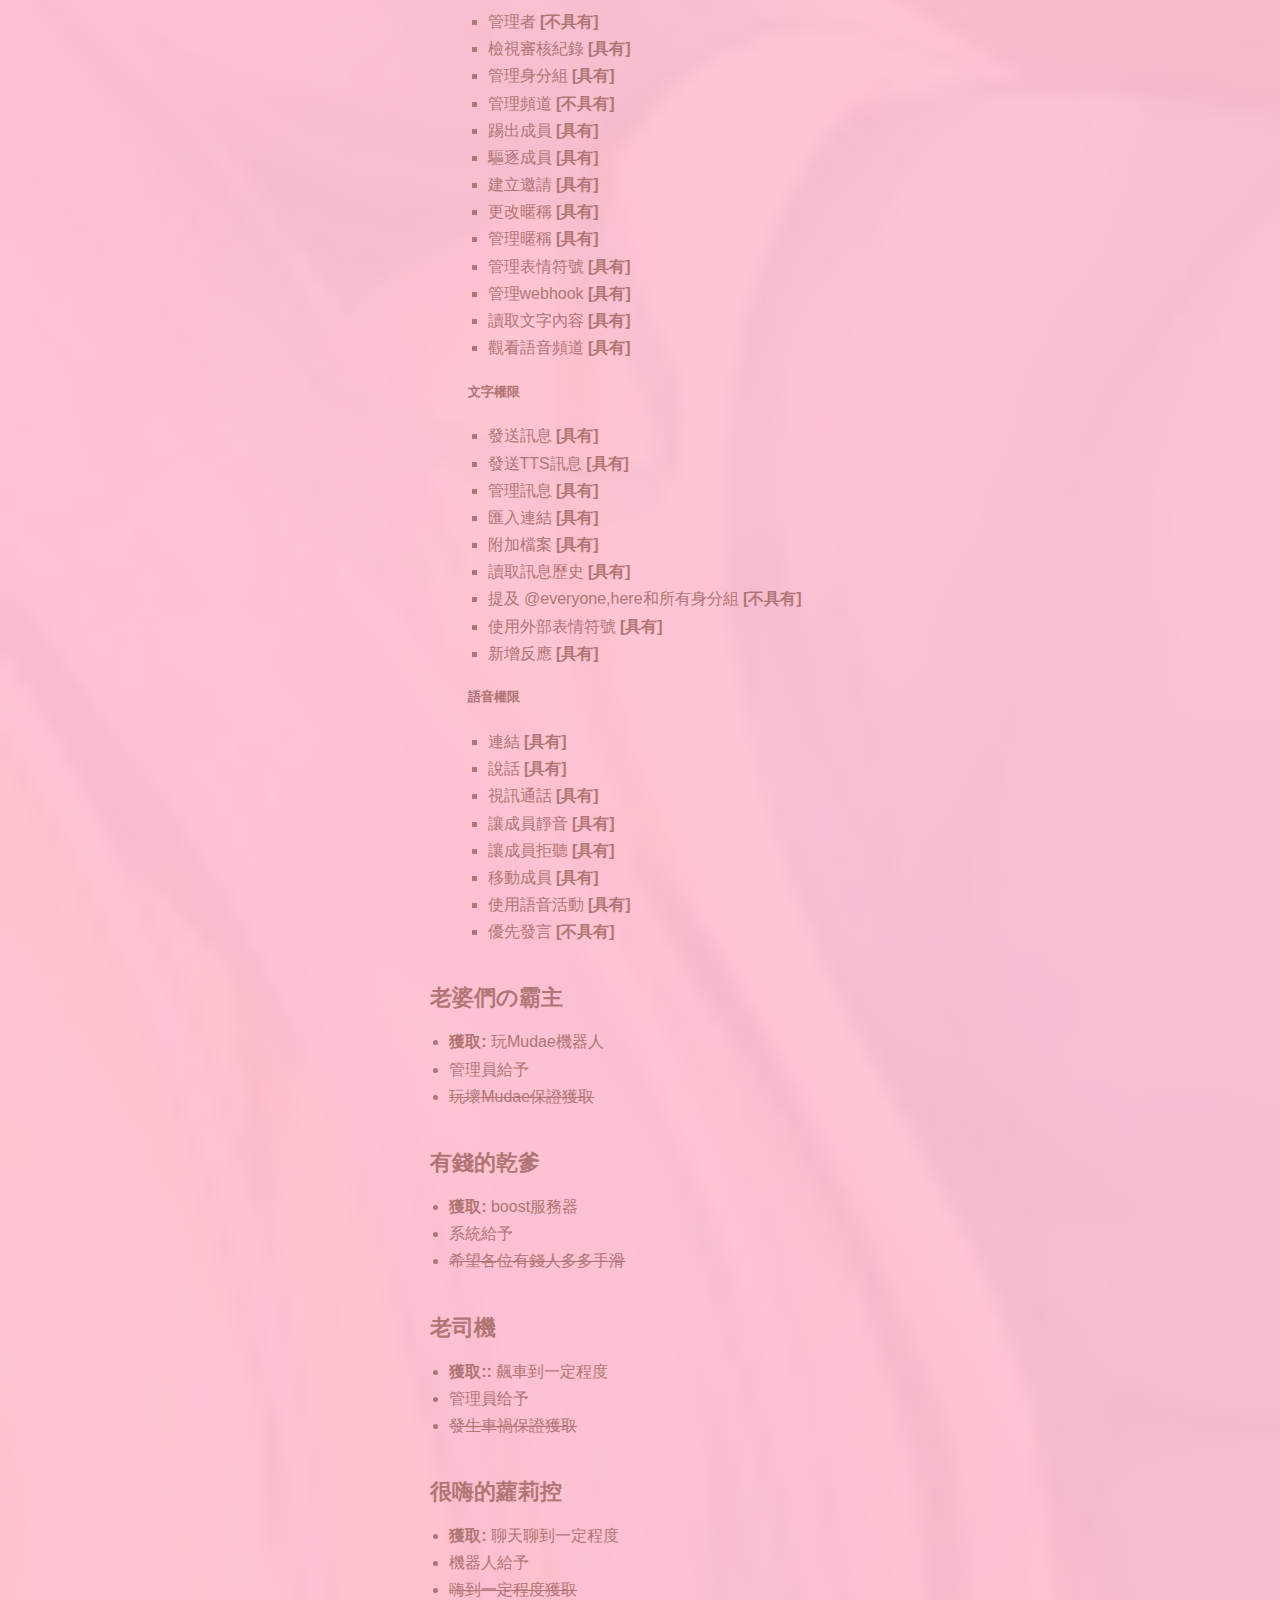
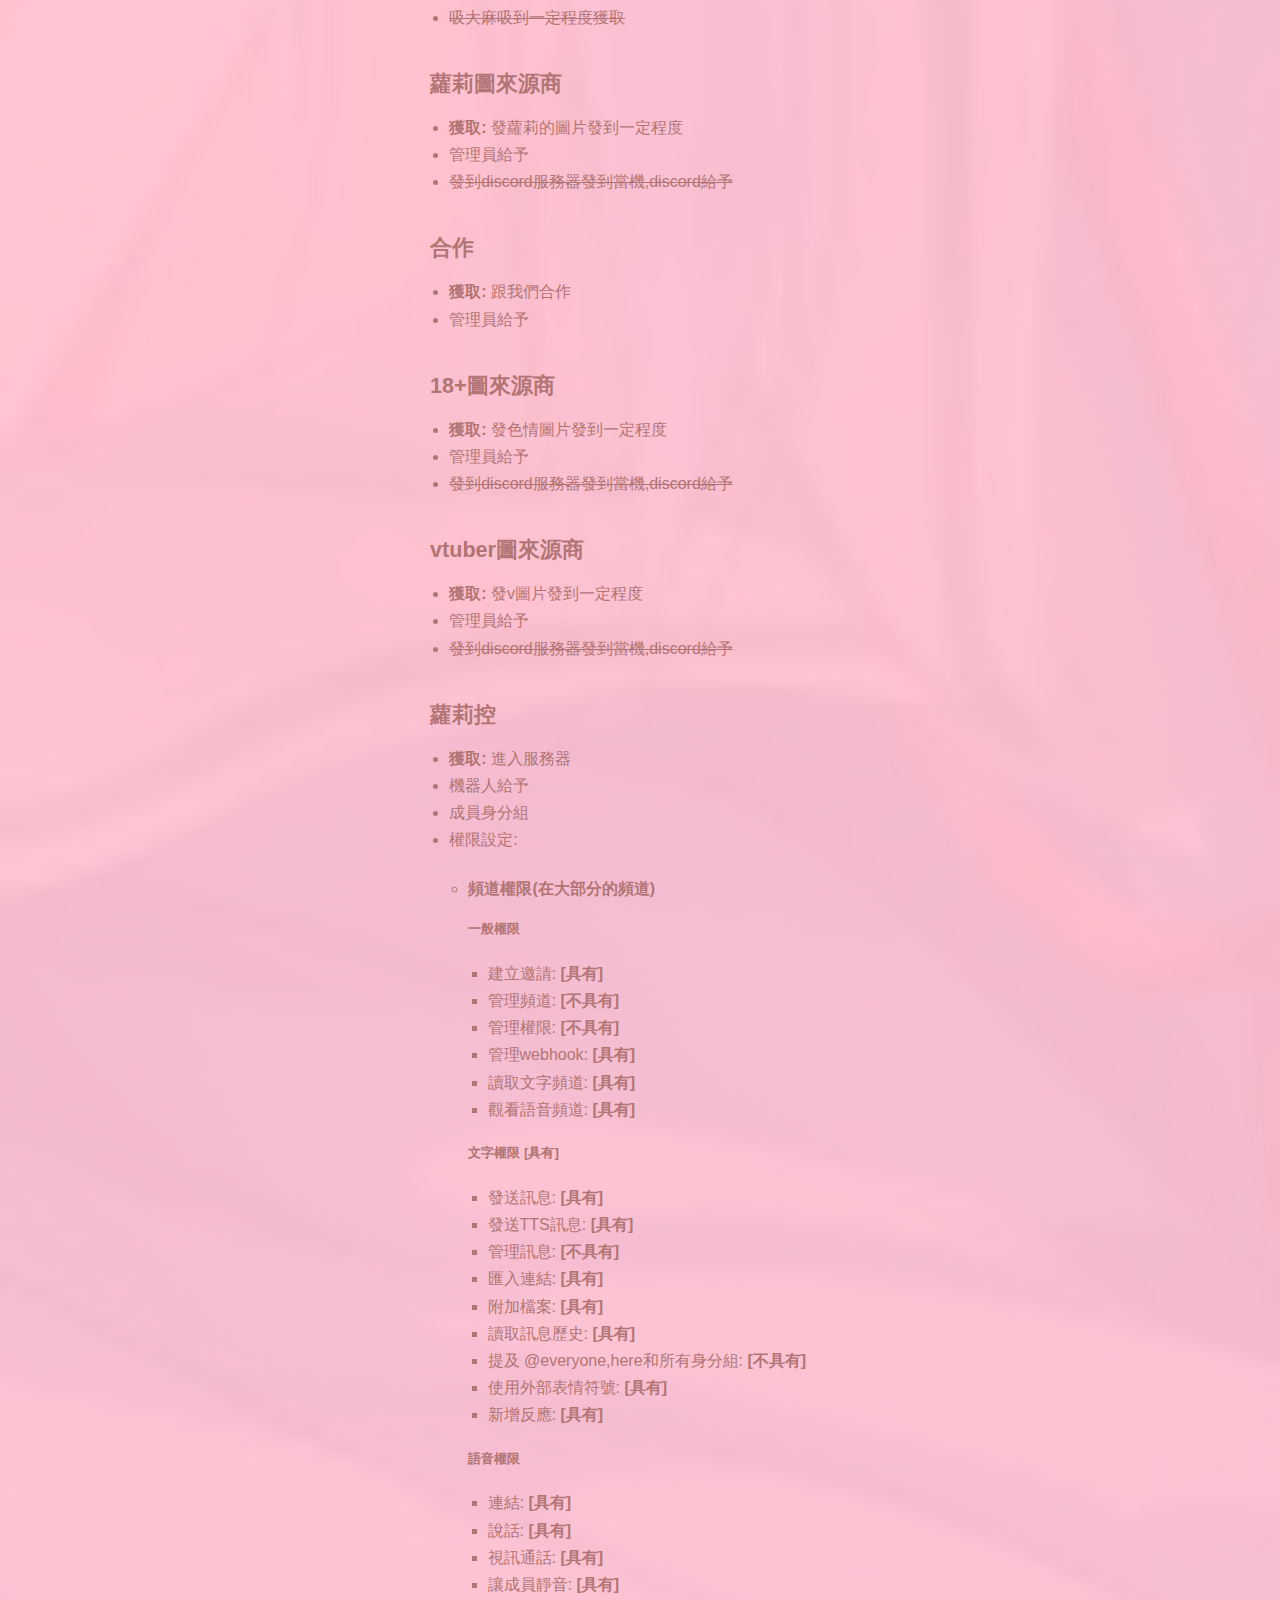
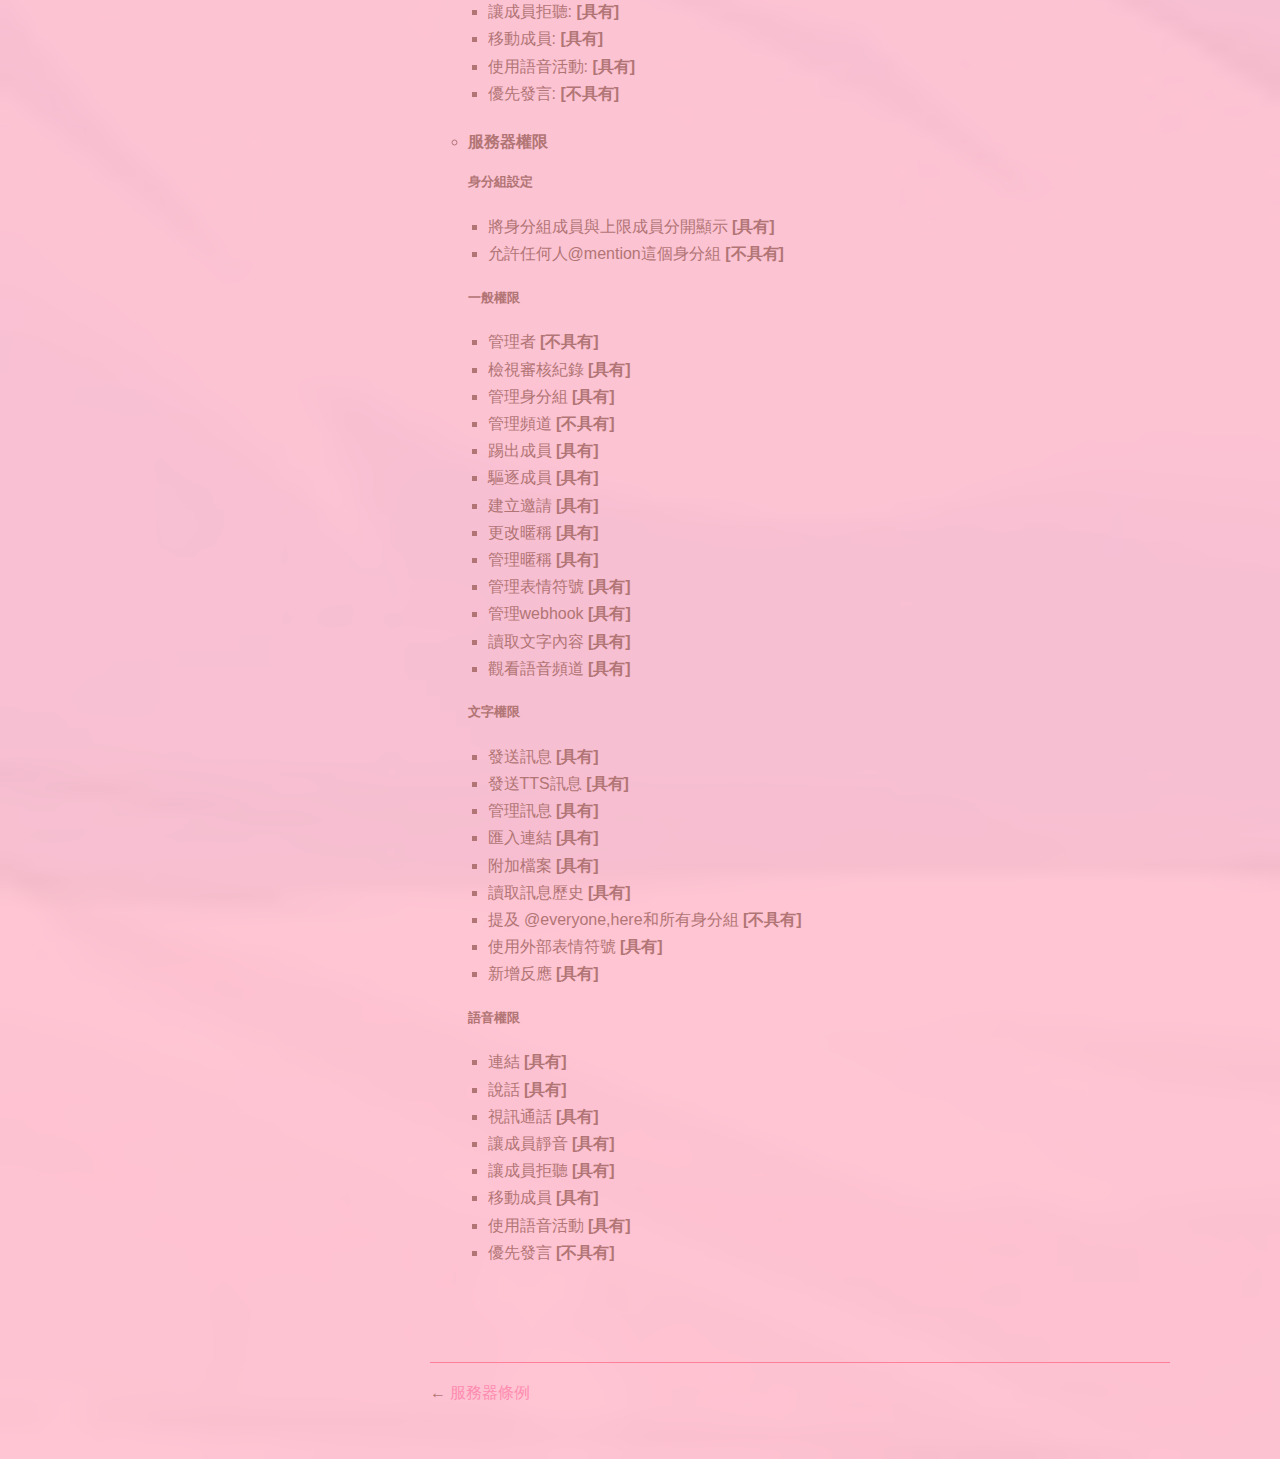
<file: details/role.html>
<!DOCTYPE html>
<html lang="en-US">
  <head>
    <meta charset="utf-8">
    <meta name="viewport" content="width=device-width,initial-scale=1">
    <title>身分組介紹 | 蘿莉控們的FBI避難所</title>
    <meta name="generator" content="VuePress 1.8.0">
    
    <meta name="description" content="">
    
    <link rel="preload" href="/assets/css/0.styles.ac12c4d3.css" as="style"><link rel="preload" href="/assets/js/app.52fb0958.js" as="script"><link rel="preload" href="/assets/js/2.069422f8.js" as="script"><link rel="preload" href="/assets/js/10.856bf23e.js" as="script"><link rel="prefetch" href="/assets/js/3.a7b40a35.js"><link rel="prefetch" href="/assets/js/4.17793416.js"><link rel="prefetch" href="/assets/js/5.423840d3.js"><link rel="prefetch" href="/assets/js/6.6e8c67be.js"><link rel="prefetch" href="/assets/js/7.fec0ecd5.js"><link rel="prefetch" href="/assets/js/8.6d333130.js"><link rel="prefetch" href="/assets/js/9.9e6909f6.js">
    <link rel="stylesheet" href="/assets/css/0.styles.ac12c4d3.css">
  </head>
  <body>
    <div id="app" data-server-rendered="true"><div class="theme-container"><header class="navbar"><div class="sidebar-button"><svg xmlns="http://www.w3.org/2000/svg" aria-hidden="true" role="img" viewBox="0 0 448 512" class="icon"><path fill="currentColor" d="M436 124H12c-6.627 0-12-5.373-12-12V80c0-6.627 5.373-12 12-12h424c6.627 0 12 5.373 12 12v32c0 6.627-5.373 12-12 12zm0 160H12c-6.627 0-12-5.373-12-12v-32c0-6.627 5.373-12 12-12h424c6.627 0 12 5.373 12 12v32c0 6.627-5.373 12-12 12zm0 160H12c-6.627 0-12-5.373-12-12v-32c0-6.627 5.373-12 12-12h424c6.627 0 12 5.373 12 12v32c0 6.627-5.373 12-12 12z"></path></svg></div> <a href="/" class="home-link router-link-active"><!----> <span class="site-name">蘿莉控們的FBI避難所</span></a> <div class="links"><div class="search-box"><input aria-label="Search" autocomplete="off" spellcheck="false" value=""> <!----></div> <nav class="nav-links can-hide"><div class="nav-item"><a href="/details/" class="nav-link router-link-active">
  詳細內容
</a></div> <!----></nav></div></header> <div class="sidebar-mask"></div> <aside class="sidebar"><nav class="nav-links"><div class="nav-item"><a href="/details/" class="nav-link router-link-active">
  詳細內容
</a></div> <!----></nav>  <ul class="sidebar-links"><li><a href="/details/" aria-current="page" class="sidebar-link">服務器條例</a></li><li><a href="/details/role.html" aria-current="page" class="active sidebar-link">身分組介紹</a><ul class="sidebar-sub-headers"></ul></li></ul> </aside> <main class="page"> <div class="theme-default-content content__default"><h1 id="身分組介紹"><a href="#身分組介紹" class="header-anchor">#</a> 身分組介紹</h1> <h3 id="管管"><a href="#管管" class="header-anchor">#</a> 管管</h3> <ul><li>獲取:當管理們覺得你是個好人選</li> <li>管理員給予</li> <li>負責管理服務器</li> <li>具有管理員的權限</li></ul> <h3 id=""><a href="#" class="header-anchor">#</a></h3> <h3 id="助理"><a href="#助理" class="header-anchor">#</a> 助理</h3> <ul><li>獲取:當管理們覺得你是個好人選</li> <li>管理員給予</li> <li>負責幫助管理們管理服務器</li> <li>權限設定:
<ul><li><h4 id="頻道權限-在大部分的頻道"><a href="#頻道權限-在大部分的頻道" class="header-anchor">#</a> 頻道權限(在大部分的頻道)</h4> <h5 id="一般權限"><a href="#一般權限" class="header-anchor">#</a> 一般權限</h5> <ul><li>建立邀請: <strong>[具有]</strong></li> <li>管理頻道: <strong>[具有]</strong></li> <li>管理權限: <strong>[具有]</strong></li> <li>管理webhook: <strong>[具有]</strong></li> <li>讀取文字頻道: <strong>[具有]</strong></li> <li>觀看語音頻道: <strong>[具有]</strong></li></ul> <h5 id="文字權限-具有"><a href="#文字權限-具有" class="header-anchor">#</a> 文字權限 <strong>[具有]</strong></h5> <ul><li>發送訊息: <strong>[具有]</strong></li> <li>發送TTS訊息: <strong>[具有]</strong></li> <li>管理訊息: <strong>[具有]</strong></li> <li>匯入連結: <strong>[具有]</strong></li> <li>附加檔案: <strong>[具有]</strong></li> <li>讀取訊息歷史: <strong>[具有]</strong></li> <li>提及 @everyone,here和所有身分組: <strong>[不具有]</strong></li> <li>使用外部表情符號: <strong>[具有]</strong></li> <li>新增反應: <strong>[具有]</strong></li></ul> <h5 id="語音權限"><a href="#語音權限" class="header-anchor">#</a> 語音權限</h5> <ul><li>連結: <strong>[具有]</strong></li> <li>說話: <strong>[具有]</strong></li> <li>視訊通話: <strong>[具有]</strong></li> <li>讓成員靜音: <strong>[具有]</strong></li> <li>讓成員拒聽: <strong>[具有]</strong></li> <li>移動成員: <strong>[具有]</strong></li> <li>使用語音活動: <strong>[具有]</strong></li> <li>優先發言: <strong>[不具有]</strong></li></ul></li> <li><h4 id="服務器權限"><a href="#服務器權限" class="header-anchor">#</a> 服務器權限</h4> <h5 id="身分組設定"><a href="#身分組設定" class="header-anchor">#</a> 身分組設定</h5> <ul><li>將身分組成員與上限成員分開顯示 <strong>[具有]</strong></li> <li>允許任何人@mention這個身分組 <strong>[不具有]</strong></li></ul> <h5 id="一般權限-2"><a href="#一般權限-2" class="header-anchor">#</a> 一般權限</h5> <ul><li>管理者 <strong>[不具有]</strong></li> <li>檢視審核紀錄 <strong>[具有]</strong></li> <li>管理身分組 <strong>[具有]</strong></li> <li>管理頻道 <strong>[不具有]</strong></li> <li>踢出成員 <strong>[具有]</strong></li> <li>驅逐成員 <strong>[具有]</strong></li> <li>建立邀請 <strong>[具有]</strong></li> <li>更改暱稱 <strong>[具有]</strong></li> <li>管理暱稱 <strong>[具有]</strong></li> <li>管理表情符號 <strong>[具有]</strong></li> <li>管理webhook <strong>[具有]</strong></li> <li>讀取文字內容 <strong>[具有]</strong></li> <li>觀看語音頻道 <strong>[具有]</strong></li></ul> <h5 id="文字權限"><a href="#文字權限" class="header-anchor">#</a> 文字權限</h5> <ul><li>發送訊息 <strong>[具有]</strong></li> <li>發送TTS訊息 <strong>[具有]</strong></li> <li>管理訊息 <strong>[具有]</strong></li> <li>匯入連結 <strong>[具有]</strong></li> <li>附加檔案 <strong>[具有]</strong></li> <li>讀取訊息歷史 <strong>[具有]</strong></li> <li>提及 @everyone,here和所有身分組 <strong>[不具有]</strong></li> <li>使用外部表情符號 <strong>[具有]</strong></li> <li>新增反應 <strong>[具有]</strong></li></ul> <h5 id="語音權限-2"><a href="#語音權限-2" class="header-anchor">#</a> 語音權限</h5> <ul><li>連結 <strong>[具有]</strong></li> <li>說話 <strong>[具有]</strong></li> <li>視訊通話 <strong>[具有]</strong></li> <li>讓成員靜音 <strong>[具有]</strong></li> <li>讓成員拒聽 <strong>[具有]</strong></li> <li>移動成員 <strong>[具有]</strong></li> <li>使用語音活動 <strong>[具有]</strong></li> <li>優先發言 <strong>[不具有]</strong></li></ul></li></ul></li></ul> <h3 id="老婆們の霸主"><a href="#老婆們の霸主" class="header-anchor">#</a> 老婆們の霸主</h3> <ul><li><strong>獲取:</strong> 玩Mudae機器人</li> <li>管理員給予</li> <li><s>玩壞Mudae保證獲取</s></li></ul> <h3 id="有錢的乾爹"><a href="#有錢的乾爹" class="header-anchor">#</a> 有錢的乾爹</h3> <ul><li><strong>獲取:</strong> boost服務器</li> <li>系統給予</li> <li><s>希望各位有錢人多多手滑</s></li></ul> <h3 id="老司機"><a href="#老司機" class="header-anchor">#</a> 老司機</h3> <ul><li><strong>獲取::</strong> 飆車到一定程度</li> <li>管理員给予</li> <li><s>發生車禍保證獲取</s></li></ul> <h3 id="很嗨的蘿莉控"><a href="#很嗨的蘿莉控" class="header-anchor">#</a> 很嗨的蘿莉控</h3> <ul><li><strong>獲取:</strong> 聊天聊到一定程度</li> <li>機器人給予</li> <li><s>嗨到一定程度獲取</s></li> <li><s>吸大麻吸到一定程度獲取</s></li></ul> <h3 id="蘿莉圖來源商"><a href="#蘿莉圖來源商" class="header-anchor">#</a> 蘿莉圖來源商</h3> <ul><li><strong>獲取:</strong> 發蘿莉的圖片發到一定程度</li> <li>管理員給予</li> <li><s>發到discord服務器發到當機,discord給予</s></li></ul> <h3 id="合作"><a href="#合作" class="header-anchor">#</a> 合作</h3> <ul><li><strong>獲取:</strong> 跟我們合作</li> <li>管理員給予</li></ul> <h3 id="_18-圖來源商"><a href="#_18-圖來源商" class="header-anchor">#</a> 18+圖來源商</h3> <ul><li><strong>獲取:</strong> 發色情圖片發到一定程度</li> <li>管理員給予</li> <li><s>發到discord服務器發到當機,discord給予</s></li></ul> <h3 id="vtuber圖來源商"><a href="#vtuber圖來源商" class="header-anchor">#</a> vtuber圖來源商</h3> <ul><li><strong>獲取:</strong> 發v圖片發到一定程度</li> <li>管理員給予</li> <li><s>發到discord服務器發到當機,discord給予</s></li></ul> <h3 id="蘿莉控"><a href="#蘿莉控" class="header-anchor">#</a> 蘿莉控</h3> <ul><li><strong>獲取:</strong> 進入服務器</li> <li>機器人給予</li> <li>成員身分組</li> <li>權限設定:
<ul><li><h4 id="頻道權限-在大部分的頻道-2"><a href="#頻道權限-在大部分的頻道-2" class="header-anchor">#</a> 頻道權限(在大部分的頻道)</h4> <h5 id="一般權限-3"><a href="#一般權限-3" class="header-anchor">#</a> 一般權限</h5> <ul><li>建立邀請: <strong>[具有]</strong></li> <li>管理頻道: <strong>[不具有]</strong></li> <li>管理權限: <strong>[不具有]</strong></li> <li>管理webhook: <strong>[具有]</strong></li> <li>讀取文字頻道: <strong>[具有]</strong></li> <li>觀看語音頻道: <strong>[具有]</strong></li></ul> <h5 id="文字權限-具有-2"><a href="#文字權限-具有-2" class="header-anchor">#</a> 文字權限 <strong>[具有]</strong></h5> <ul><li>發送訊息: <strong>[具有]</strong></li> <li>發送TTS訊息: <strong>[具有]</strong></li> <li>管理訊息: <strong>[不具有]</strong></li> <li>匯入連結: <strong>[具有]</strong></li> <li>附加檔案: <strong>[具有]</strong></li> <li>讀取訊息歷史: <strong>[具有]</strong></li> <li>提及 @everyone,here和所有身分組: <strong>[不具有]</strong></li> <li>使用外部表情符號: <strong>[具有]</strong></li> <li>新增反應: <strong>[具有]</strong></li></ul> <h5 id="語音權限-3"><a href="#語音權限-3" class="header-anchor">#</a> 語音權限</h5> <ul><li>連結: <strong>[具有]</strong></li> <li>說話: <strong>[具有]</strong></li> <li>視訊通話: <strong>[具有]</strong></li> <li>讓成員靜音: <strong>[具有]</strong></li> <li>讓成員拒聽: <strong>[具有]</strong></li> <li>移動成員: <strong>[具有]</strong></li> <li>使用語音活動: <strong>[具有]</strong></li> <li>優先發言: <strong>[不具有]</strong></li></ul></li> <li><h4 id="服務器權限-2"><a href="#服務器權限-2" class="header-anchor">#</a> 服務器權限</h4> <h5 id="身分組設定-2"><a href="#身分組設定-2" class="header-anchor">#</a> 身分組設定</h5> <ul><li>將身分組成員與上限成員分開顯示 <strong>[具有]</strong></li> <li>允許任何人@mention這個身分組 <strong>[不具有]</strong></li></ul> <h5 id="一般權限-4"><a href="#一般權限-4" class="header-anchor">#</a> 一般權限</h5> <ul><li>管理者 <strong>[不具有]</strong></li> <li>檢視審核紀錄 <strong>[具有]</strong></li> <li>管理身分組 <strong>[具有]</strong></li> <li>管理頻道 <strong>[不具有]</strong></li> <li>踢出成員 <strong>[具有]</strong></li> <li>驅逐成員 <strong>[具有]</strong></li> <li>建立邀請 <strong>[具有]</strong></li> <li>更改暱稱 <strong>[具有]</strong></li> <li>管理暱稱 <strong>[具有]</strong></li> <li>管理表情符號 <strong>[具有]</strong></li> <li>管理webhook <strong>[具有]</strong></li> <li>讀取文字內容 <strong>[具有]</strong></li> <li>觀看語音頻道 <strong>[具有]</strong></li></ul> <h5 id="文字權限-2"><a href="#文字權限-2" class="header-anchor">#</a> 文字權限</h5> <ul><li>發送訊息 <strong>[具有]</strong></li> <li>發送TTS訊息 <strong>[具有]</strong></li> <li>管理訊息 <strong>[具有]</strong></li> <li>匯入連結 <strong>[具有]</strong></li> <li>附加檔案 <strong>[具有]</strong></li> <li>讀取訊息歷史 <strong>[具有]</strong></li> <li>提及 @everyone,here和所有身分組 <strong>[不具有]</strong></li> <li>使用外部表情符號 <strong>[具有]</strong></li> <li>新增反應 <strong>[具有]</strong></li></ul> <h5 id="語音權限-4"><a href="#語音權限-4" class="header-anchor">#</a> 語音權限</h5> <ul><li>連結 <strong>[具有]</strong></li> <li>說話 <strong>[具有]</strong></li> <li>視訊通話 <strong>[具有]</strong></li> <li>讓成員靜音 <strong>[具有]</strong></li> <li>讓成員拒聽 <strong>[具有]</strong></li> <li>移動成員 <strong>[具有]</strong></li> <li>使用語音活動 <strong>[具有]</strong></li> <li>優先發言 <strong>[不具有]</strong></li></ul></li></ul></li></ul></div> <footer class="page-edit"><!----> <!----></footer> <div class="page-nav"><p class="inner"><span class="prev">
      ←
      <a href="/details/" class="prev router-link-active">
        服務器條例
      </a></span> <!----></p></div> </main></div><div class="global-ui"></div></div>
    <script src="/assets/js/app.52fb0958.js" defer></script><script src="/assets/js/2.069422f8.js" defer></script><script src="/assets/js/10.856bf23e.js" defer></script>
  </body>
</html>
</file>
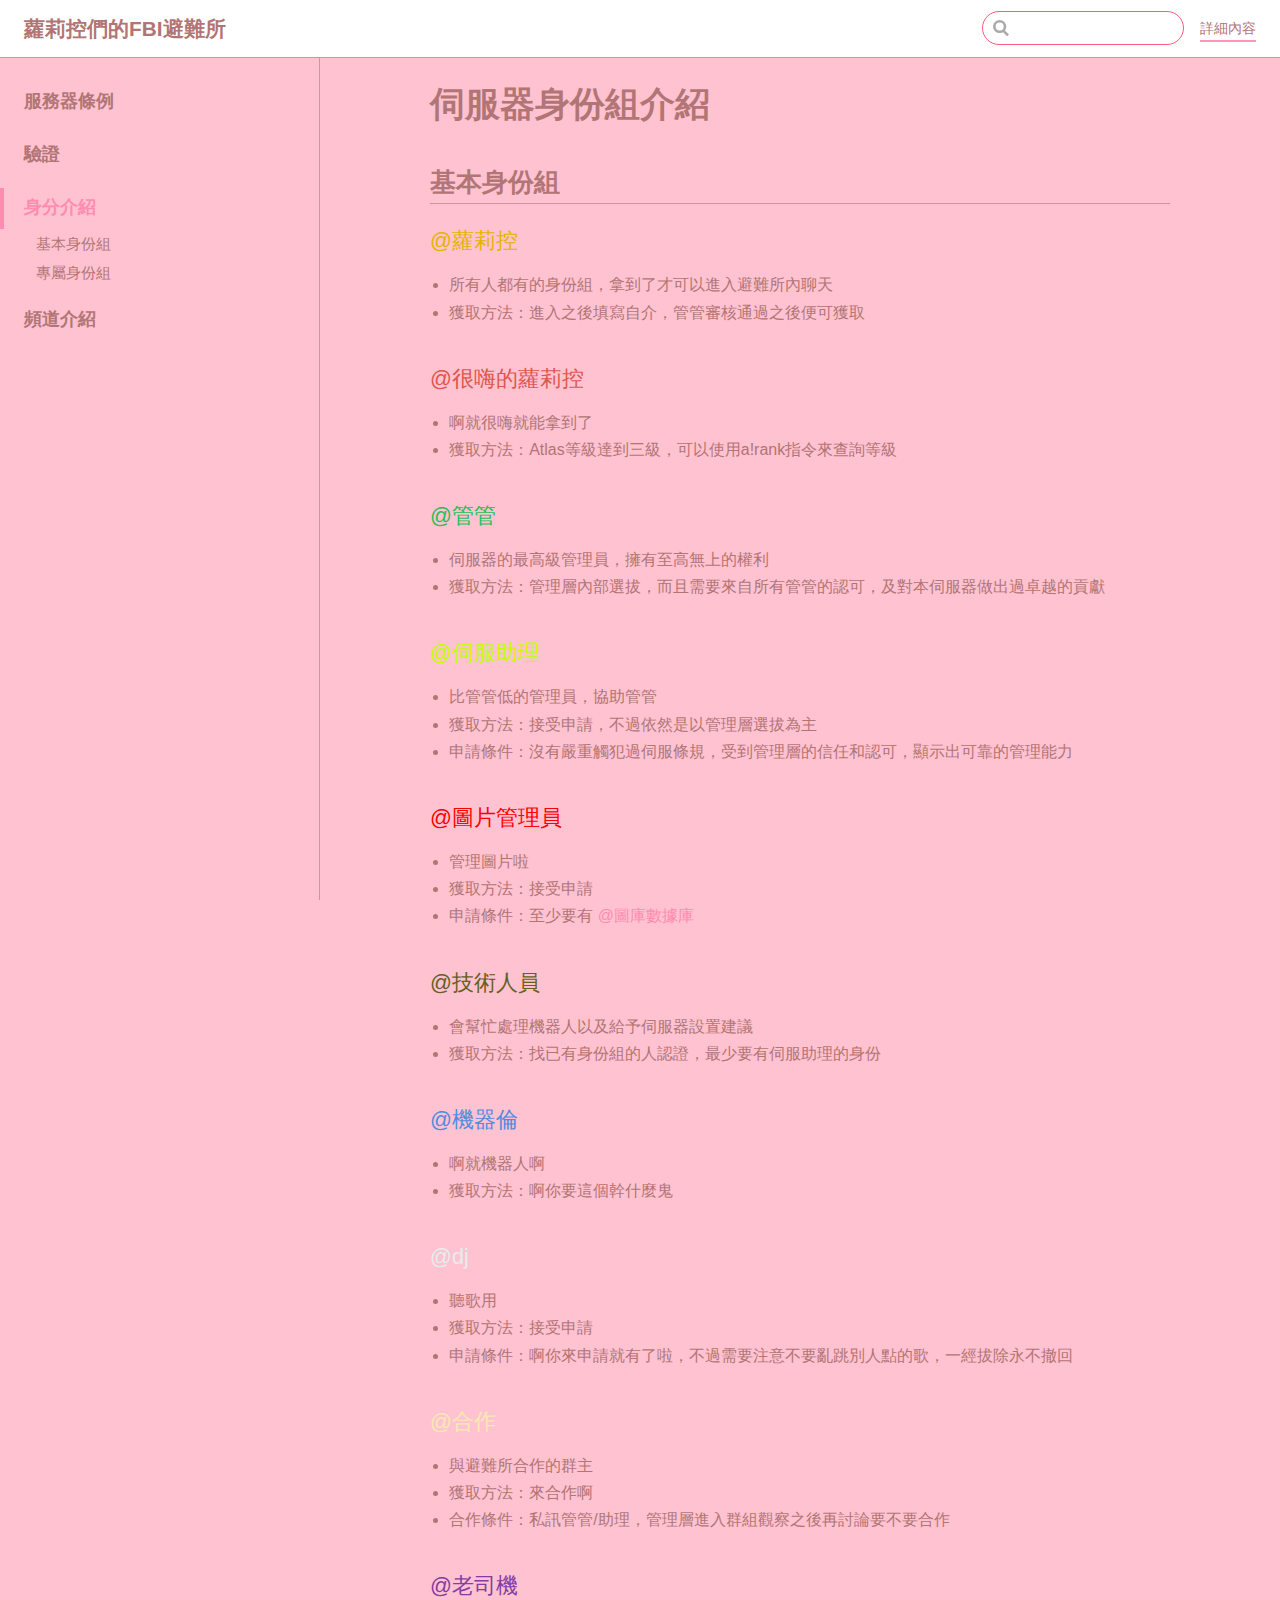
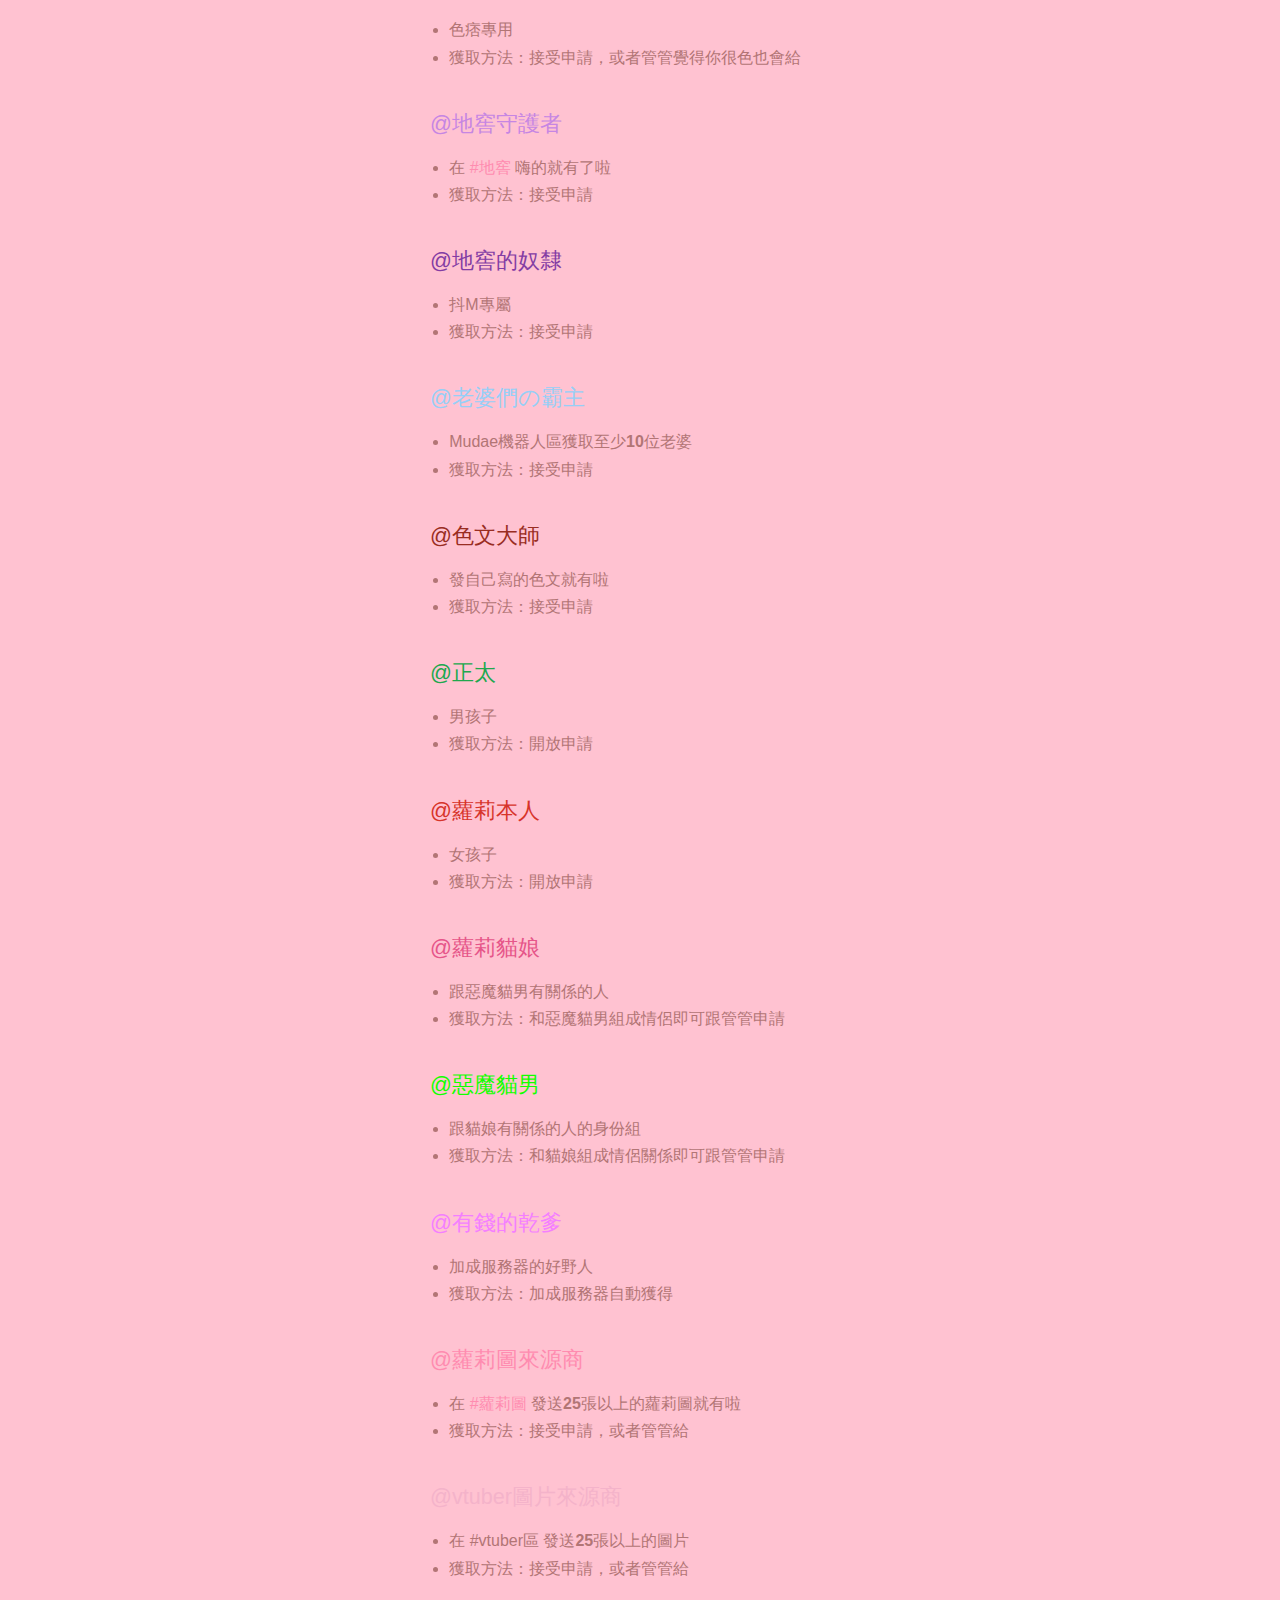
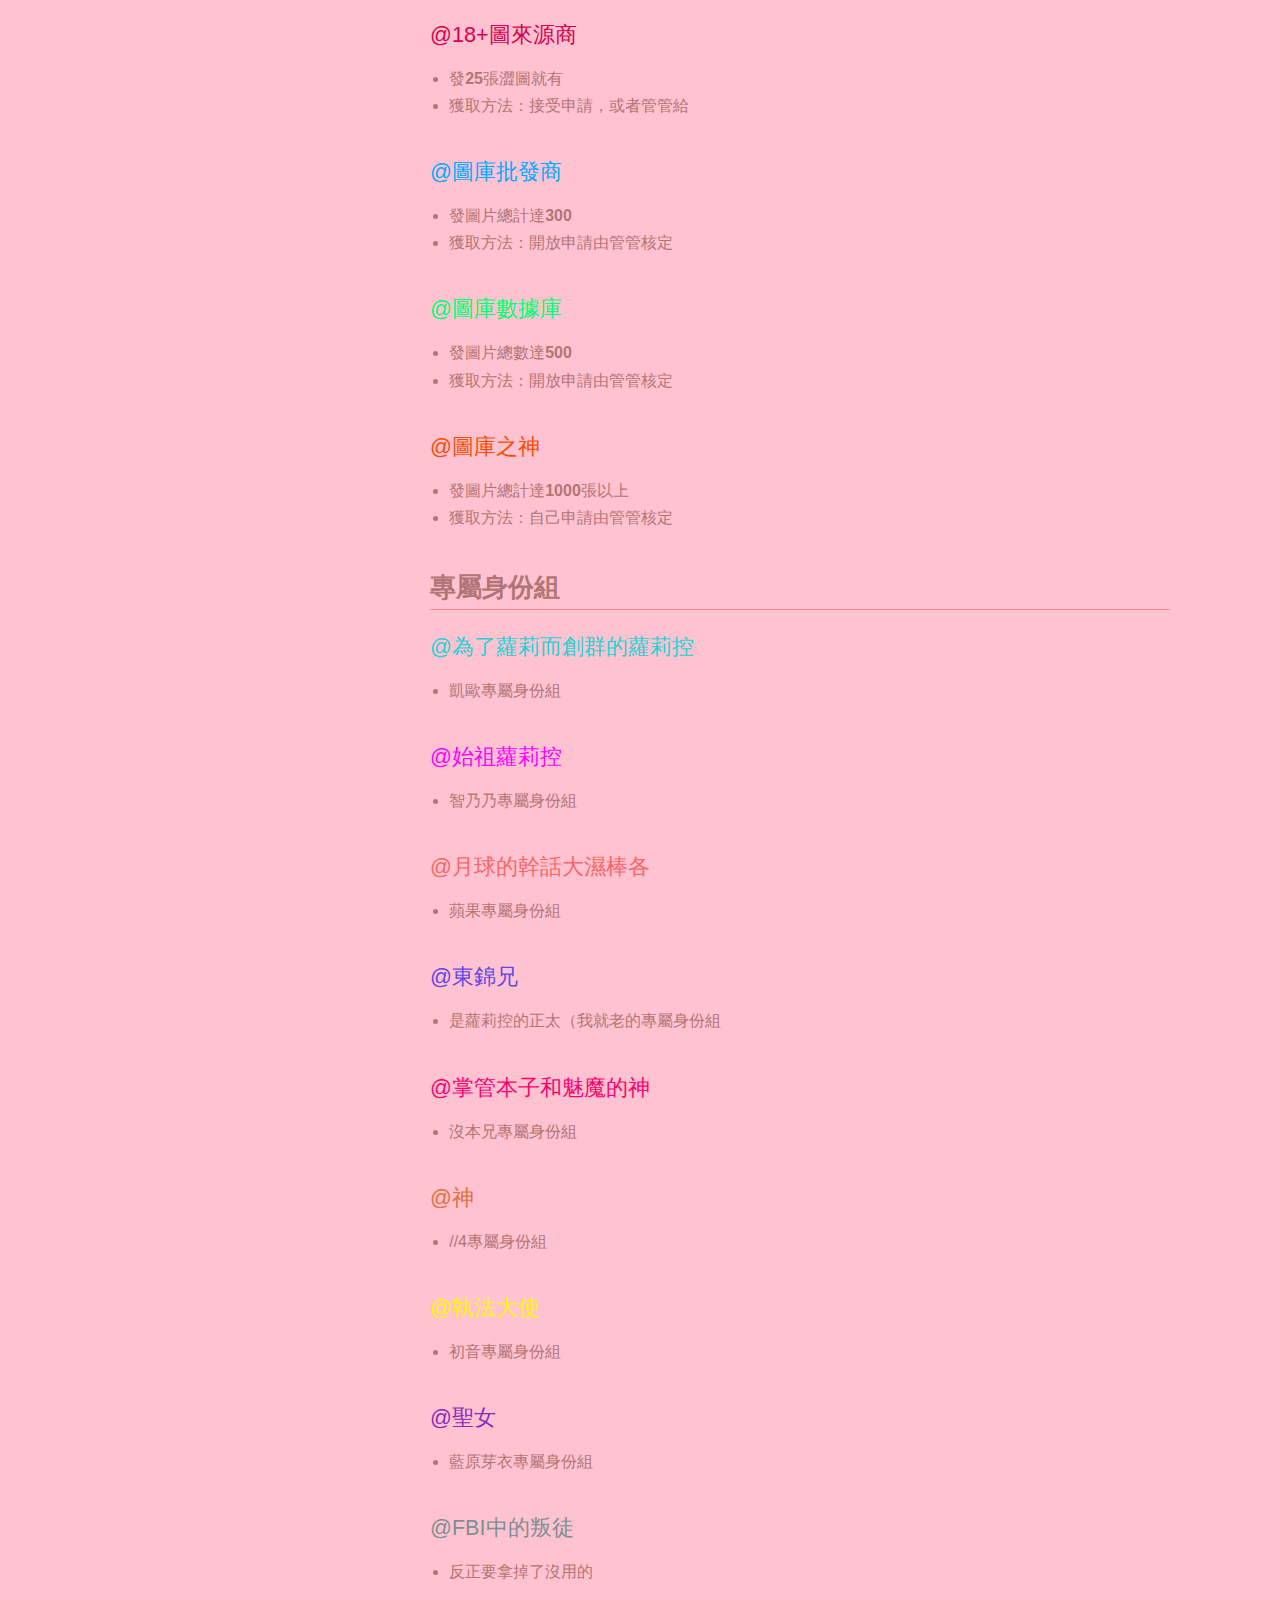
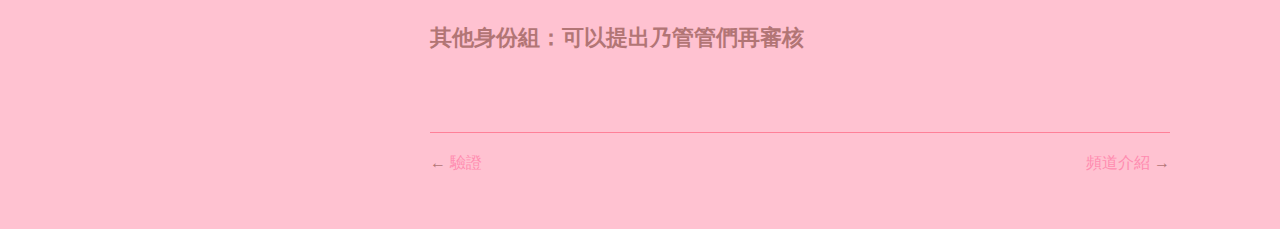
<file: details/roles.html>
<!DOCTYPE html>
<html lang="en-US">
  <head>
    <meta charset="utf-8">
    <meta name="viewport" content="width=device-width,initial-scale=1">
    <title>伺服器身份組介紹 | 蘿莉控們的FBI避難所</title>
    <meta name="generator" content="VuePress 1.8.0">
    
    <meta name="description" content="">
    
    <link rel="preload" href="/assets/css/0.styles.ec832ae6.css" as="style"><link rel="preload" href="/assets/js/app.7db5d220.js" as="script"><link rel="preload" href="/assets/js/2.069422f8.js" as="script"><link rel="preload" href="/assets/js/11.425d63cf.js" as="script"><link rel="prefetch" href="/assets/js/10.17f6b7d8.js"><link rel="prefetch" href="/assets/js/3.85c57184.js"><link rel="prefetch" href="/assets/js/4.865692a8.js"><link rel="prefetch" href="/assets/js/5.81254301.js"><link rel="prefetch" href="/assets/js/6.6e8c67be.js"><link rel="prefetch" href="/assets/js/7.00a4336d.js"><link rel="prefetch" href="/assets/js/8.eeb29a71.js"><link rel="prefetch" href="/assets/js/9.3d05591d.js">
    <link rel="stylesheet" href="/assets/css/0.styles.ec832ae6.css">
  </head>
  <body>
    <div id="app" data-server-rendered="true"><div class="theme-container"><header class="navbar"><div class="sidebar-button"><svg xmlns="http://www.w3.org/2000/svg" aria-hidden="true" role="img" viewBox="0 0 448 512" class="icon"><path fill="currentColor" d="M436 124H12c-6.627 0-12-5.373-12-12V80c0-6.627 5.373-12 12-12h424c6.627 0 12 5.373 12 12v32c0 6.627-5.373 12-12 12zm0 160H12c-6.627 0-12-5.373-12-12v-32c0-6.627 5.373-12 12-12h424c6.627 0 12 5.373 12 12v32c0 6.627-5.373 12-12 12zm0 160H12c-6.627 0-12-5.373-12-12v-32c0-6.627 5.373-12 12-12h424c6.627 0 12 5.373 12 12v32c0 6.627-5.373 12-12 12z"></path></svg></div> <a href="/" class="home-link router-link-active"><!----> <span class="site-name">蘿莉控們的FBI避難所</span></a> <div class="links"><div class="search-box"><input aria-label="Search" autocomplete="off" spellcheck="false" value=""> <!----></div> <nav class="nav-links can-hide"><div class="nav-item"><a href="/details/" class="nav-link router-link-active">
  詳細內容
</a></div> <!----></nav></div></header> <div class="sidebar-mask"></div> <aside class="sidebar"><nav class="nav-links"><div class="nav-item"><a href="/details/" class="nav-link router-link-active">
  詳細內容
</a></div> <!----></nav>  <ul class="sidebar-links"><li><a href="/details/" aria-current="page" class="sidebar-link">服務器條例</a></li><li><a href="/details/regist.html" class="sidebar-link">驗證</a></li><li><a href="/details/roles.html" aria-current="page" class="active sidebar-link">身分介紹</a><ul class="sidebar-sub-headers"><li class="sidebar-sub-header"><a href="/details/roles.html#基本身份組" class="sidebar-link">基本身份組</a></li><li class="sidebar-sub-header"><a href="/details/roles.html#專屬身份組" class="sidebar-link">專屬身份組</a></li></ul></li><li><a href="/details/ch.html" class="sidebar-link">頻道介紹</a></li></ul> </aside> <main class="page"> <div class="theme-default-content content__default"><h1 id="伺服器身份組介紹"><a href="#伺服器身份組介紹" class="header-anchor">#</a> 伺服器身份組介紹</h1> <h2 id="基本身份組"><a href="#基本身份組" class="header-anchor">#</a> 基本身份組</h2> <h3 id="蘿莉控"><a href="#蘿莉控" class="header-anchor">#</a> <a class="lolicon">@蘿莉控</a></h3> <ul><li>所有人都有的身份組，拿到了才可以進入避難所內聊天</li> <li>獲取方法：進入之後填寫自介，管管審核通過之後便可獲取</li></ul> <h3 id="很嗨的蘿莉控"><a href="#很嗨的蘿莉控" class="header-anchor">#</a> <a class="happy-lolicon">@很嗨的蘿莉控</a></h3> <ul><li>啊就很嗨就能拿到了</li> <li>獲取方法：Atlas等級達到三級，可以使用a!rank指令來查詢等級</li></ul> <h3 id="管管"><a href="#管管" class="header-anchor">#</a> <a class="admin">@管管</a></h3> <ul><li>伺服器的最高級管理員，擁有至高無上的權利</li> <li>獲取方法：管理層內部選拔，而且需要來自所有管管的認可，及對本伺服器做出過卓越的貢獻</li></ul> <h3 id="伺服助理"><a href="#伺服助理" class="header-anchor">#</a> <a class="mod">@伺服助理</a></h3> <ul><li>比管管低的管理員，協助管管</li> <li>獲取方法：接受申請，不過依然是以管理層選拔為主</li> <li>申請條件：沒有嚴重觸犯過伺服條規，受到管理層的信任和認可，顯示出可靠的管理能力</li></ul> <h3 id="圖片管理員"><a href="#圖片管理員" class="header-anchor">#</a> <a class="image-mod">@圖片管理員</a></h3> <ul><li>管理圖片啦</li> <li>獲取方法：接受申請</li> <li>申請條件：至少要有 <a href="#圖庫數據庫">@圖庫數據庫</a></li></ul> <h3 id="技術人員"><a href="#技術人員" class="header-anchor">#</a> <a class="tech">@技術人員</a></h3> <ul><li>會幫忙處理機器人以及給予伺服器設置建議</li> <li>獲取方法：找已有身份組的人認證，最少要有伺服助理的身份</li></ul> <h3 id="機器倫"><a href="#機器倫" class="header-anchor">#</a> <a class="bot">@機器倫</a></h3> <ul><li>啊就機器人啊</li> <li>獲取方法：啊你要這個幹什麼鬼</li></ul> <h3 id="dj"><a href="#dj" class="header-anchor">#</a> <a class="dj">@dj</a></h3> <ul><li>聽歌用</li> <li>獲取方法：接受申請</li> <li>申請條件：啊你來申請就有了啦，不過需要注意不要亂跳別人點的歌，一經拔除永不撤回</li></ul> <h3 id="合作"><a href="#合作" class="header-anchor">#</a> <a class="collaborator"> @合作</a></h3> <ul><li>與避難所合作的群主</li> <li>獲取方法：來合作啊</li> <li>合作條件：私訊管管/助理，管理層進入群組觀察之後再討論要不要合作</li></ul> <h3 id="老司機"><a href="#老司機" class="header-anchor">#</a> <a class="old-driver">@老司機</a></h3> <ul><li>色痞專用</li> <li>獲取方法：接受申請，或者管管覺得你很色也會給</li></ul> <h3 id="地窖守護者"><a href="#地窖守護者" class="header-anchor">#</a> <a class="cellar-guard">@地窖守護者</a></h3> <ul><li>在 <a href="">#地窖</a> 嗨的就有了啦</li> <li>獲取方法：接受申請</li></ul> <h3 id="地窖的奴隸"><a href="#地窖的奴隸" class="header-anchor">#</a> <a class="cellar-slave">@地窖的奴隸</a></h3> <ul><li>抖M專屬</li> <li>獲取方法：接受申請</li></ul> <h3 id="老婆們の霸主"><a href="#老婆們の霸主" class="header-anchor">#</a> <a class="mudae-player">@老婆們の霸主</a></h3> <ul><li>Mudae機器人區獲取至少<strong>10</strong>位老婆</li> <li>獲取方法：接受申請</li></ul> <h3 id="色文大師"><a href="#色文大師" class="header-anchor">#</a> <a class="sexual-writer">@色文大師</a></h3> <ul><li>發自己寫的色文就有啦</li> <li>獲取方法：接受申請</li></ul> <h3 id="正太"><a href="#正太" class="header-anchor">#</a> <a class="shota">@正太</a></h3> <ul><li>男孩子</li> <li>獲取方法：開放申請</li></ul> <h3 id="蘿莉本人"><a href="#蘿莉本人" class="header-anchor">#</a> <a class="loli">@蘿莉本人</a></h3> <ul><li>女孩子</li> <li>獲取方法：開放申請</li></ul> <h3 id="蘿莉貓娘"><a href="#蘿莉貓娘" class="header-anchor">#</a> <a class="loli-catgirl">@蘿莉貓娘</a></h3> <ul><li>跟惡魔貓男有關係的人</li> <li>獲取方法：和惡魔貓男組成情侶即可跟管管申請</li></ul> <h3 id="惡魔貓男"><a href="#惡魔貓男" class="header-anchor">#</a> <a class="demon-catboy">@惡魔貓男</a></h3> <ul><li>跟貓娘有關係的人的身份組</li> <li>獲取方法：和貓娘組成情侶關係即可跟管管申請</li></ul> <h3 id="有錢的乾爹"><a href="#有錢的乾爹" class="header-anchor">#</a> <a class="rich">@有錢的乾爹</a></h3> <ul><li>加成服務器的好野人</li> <li>獲取方法：加成服務器自動獲得</li></ul> <h3 id="蘿莉圖來源商"><a href="#蘿莉圖來源商" class="header-anchor">#</a> <a class="loli-image-source">@蘿莉圖來源商</a></h3> <ul><li>在 <a href="">#蘿莉圖</a> 發送<strong>25</strong>張以上的蘿莉圖就有啦</li> <li>獲取方法：接受申請，或者管管給</li></ul> <h3 id="vtuber圖片來源商"><a href="#vtuber圖片來源商" class="header-anchor">#</a> <a class="vtuber-image-source">@vtuber圖片來源商</a></h3> <ul><li>在 #vtuber區 發送<strong>25</strong>張以上的圖片</li> <li>獲取方法：接受申請，或者管管給</li></ul> <h3 id="_18-圖來源商"><a href="#_18-圖來源商" class="header-anchor">#</a> <a class="sexual-image-source">@18+圖來源商</a></h3> <ul><li>發<strong>25</strong>張澀圖就有</li> <li>獲取方法：接受申請，或者管管給</li></ul> <h3 id="圖庫批發商"><a href="#圖庫批發商" class="header-anchor">#</a> <a class="image-wholesaler">@圖庫批發商</a></h3> <ul><li>發圖片總計達<strong>300</strong></li> <li>獲取方法：開放申請由管管核定</li></ul> <h3 id="圖庫數據庫"><a href="#圖庫數據庫" class="header-anchor">#</a> <a class="image-database">@圖庫數據庫</a></h3> <ul><li>發圖片總數達<strong>500</strong></li> <li>獲取方法：開放申請由管管核定</li></ul> <h3 id="圖庫之神"><a href="#圖庫之神" class="header-anchor">#</a> <a class="image-god">@圖庫之神</a></h3> <ul><li>發圖片總計達<strong>1000</strong>張以上</li> <li>獲取方法：自己申請由管管核定</li></ul> <h2 id="專屬身份組"><a href="#專屬身份組" class="header-anchor">#</a> 專屬身份組</h2> <h3 id="為了蘿莉而創群的蘿莉控"><a href="#為了蘿莉而創群的蘿莉控" class="header-anchor">#</a> <a class="creator">@為了蘿莉而創群的蘿莉控</a></h3> <ul><li>凱歐專屬身份組</li></ul> <h3 id="始祖蘿莉控"><a href="#始祖蘿莉控" class="header-anchor">#</a> <a class="lolicon-ancestor">@始祖蘿莉控</a></h3> <ul><li>智乃乃專屬身份組</li></ul> <h3 id="月球的幹話大濕棒各"><a href="#月球的幹話大濕棒各" class="header-anchor">#</a> <a class="me">@月球的幹話大濕棒各</a></h3> <ul><li>蘋果專屬身份組</li></ul> <h3 id="東錦兄"><a href="#東錦兄" class="header-anchor">#</a> <a class="maconha">@東錦兄</a></h3> <ul><li>是蘿莉控的正太（我就老的專屬身份組</li></ul> <h3 id="掌管本子和魅魔的神"><a href="#掌管本子和魅魔的神" class="header-anchor">#</a> <a class="succubus-and-doujinshi">@掌管本子和魅魔的神</a></h3> <ul><li>沒本兄專屬身份組</li></ul> <h3 id="神"><a href="#神" class="header-anchor">#</a> <a class="god">@神</a></h3> <ul><li>//4專屬身份組</li></ul> <h3 id="執法大使"><a href="#執法大使" class="header-anchor">#</a> <a class="judge">@執法大使</a></h3> <ul><li>初音專屬身份組</li></ul> <h3 id="聖女"><a href="#聖女" class="header-anchor">#</a> <a class="saint">@聖女</a></h3> <ul><li>藍原芽衣專屬身份組</li></ul> <h3 id="fbi中的叛徒"><a href="#fbi中的叛徒" class="header-anchor">#</a> <a class="fbi">@FBI中的叛徒</a></h3> <ul><li>反正要拿掉了沒用的
<br></li></ul> <h3 id="其他身份組-可以提出乃管管們再審核"><a href="#其他身份組-可以提出乃管管們再審核" class="header-anchor">#</a> 其他身份組：可以提出乃管管們再審核</h3></div> <footer class="page-edit"><!----> <!----></footer> <div class="page-nav"><p class="inner"><span class="prev">
      ←
      <a href="/details/regist.html" class="prev">
        驗證
      </a></span> <span class="next"><a href="/details/ch.html">
        頻道介紹
      </a>
      →
    </span></p></div> </main></div><div class="global-ui"></div></div>
    <script src="/assets/js/app.7db5d220.js" defer></script><script src="/assets/js/2.069422f8.js" defer></script><script src="/assets/js/11.425d63cf.js" defer></script>
  </body>
</html>
</file>
<file: assets/css/0.styles.ec832ae6.css>
code[class*=language-],pre[class*=language-]{color:#ccc;background:none;font-family:Consolas,Monaco,Andale Mono,Ubuntu Mono,monospace;font-size:1em;text-align:left;white-space:pre;word-spacing:normal;word-break:normal;word-wrap:normal;line-height:1.5;-moz-tab-size:4;-o-tab-size:4;tab-size:4;-webkit-hyphens:none;-ms-hyphens:none;hyphens:none}pre[class*=language-]{padding:1em;margin:.5em 0;overflow:auto}:not(pre)>code[class*=language-],pre[class*=language-]{background:#2d2d2d}:not(pre)>code[class*=language-]{padding:.1em;border-radius:.3em;white-space:normal}.token.block-comment,.token.cdata,.token.comment,.token.doctype,.token.prolog{color:#999}.token.punctuation{color:#ccc}.token.attr-name,.token.deleted,.token.namespace,.token.tag{color:#e2777a}.token.function-name{color:#6196cc}.token.boolean,.token.function,.token.number{color:#f08d49}.token.class-name,.token.constant,.token.property,.token.symbol{color:#f8c555}.token.atrule,.token.builtin,.token.important,.token.keyword,.token.selector{color:#cc99cd}.token.attr-value,.token.char,.token.regex,.token.string,.token.variable{color:#7ec699}.token.entity,.token.operator,.token.url{color:#67cdcc}.token.bold,.token.important{font-weight:700}.token.italic{font-style:italic}.token.entity{cursor:help}.token.inserted{color:green}.theme-default-content code{color:#c19191;padding:.25rem .5rem;margin:0;font-size:.85em;background-color:rgba(27,31,35,.05);border-radius:3px}.theme-default-content code .token.deleted{color:#ec5975}.theme-default-content code .token.inserted{color:#ff8cb0}.theme-default-content pre,.theme-default-content pre[class*=language-]{line-height:1.4;padding:1.25rem 1.5rem;margin:.85rem 0;background-color:#ff8cb0;border-radius:6px;overflow:auto}.theme-default-content pre[class*=language-] code,.theme-default-content pre code{color:#fff;padding:0;background-color:transparent;border-radius:0}div[class*=language-]{position:relative;background-color:#ff8cb0;border-radius:6px}div[class*=language-] .highlight-lines{-webkit-user-select:none;-ms-user-select:none;user-select:none;padding-top:1.3rem;position:absolute;top:0;left:0;width:100%;line-height:1.4}div[class*=language-] .highlight-lines .highlighted{background-color:rgba(0,0,0,.66)}div[class*=language-] pre,div[class*=language-] pre[class*=language-]{background:transparent;position:relative;z-index:1}div[class*=language-]:before{position:absolute;z-index:3;top:.8em;right:1em;font-size:.75rem;color:hsla(0,0%,100%,.4)}div[class*=language-]:not(.line-numbers-mode) .line-numbers-wrapper{display:none}div[class*=language-].line-numbers-mode .highlight-lines .highlighted{position:relative}div[class*=language-].line-numbers-mode .highlight-lines .highlighted:before{content:" ";position:absolute;z-index:3;left:0;top:0;display:block;width:3.5rem;height:100%;background-color:rgba(0,0,0,.66)}div[class*=language-].line-numbers-mode pre{padding-left:4.5rem;vertical-align:middle}div[class*=language-].line-numbers-mode .line-numbers-wrapper{position:absolute;top:0;width:3.5rem;text-align:center;color:hsla(0,0%,100%,.3);padding:1.25rem 0;line-height:1.4}div[class*=language-].line-numbers-mode .line-numbers-wrapper br{-webkit-user-select:none;-ms-user-select:none;user-select:none}div[class*=language-].line-numbers-mode .line-numbers-wrapper .line-number{position:relative;z-index:4;-webkit-user-select:none;-ms-user-select:none;user-select:none;font-size:.85em}div[class*=language-].line-numbers-mode:after{content:"";position:absolute;z-index:2;top:0;left:0;width:3.5rem;height:100%;border-radius:6px 0 0 6px;border-right:1px solid rgba(0,0,0,.66);background-color:#ff8cb0}div[class~=language-js]:before{content:"js"}div[class~=language-ts]:before{content:"ts"}div[class~=language-html]:before{content:"html"}div[class~=language-md]:before{content:"md"}div[class~=language-vue]:before{content:"vue"}div[class~=language-css]:before{content:"css"}div[class~=language-sass]:before{content:"sass"}div[class~=language-scss]:before{content:"scss"}div[class~=language-less]:before{content:"less"}div[class~=language-stylus]:before{content:"stylus"}div[class~=language-go]:before{content:"go"}div[class~=language-java]:before{content:"java"}div[class~=language-c]:before{content:"c"}div[class~=language-sh]:before{content:"sh"}div[class~=language-yaml]:before{content:"yaml"}div[class~=language-py]:before{content:"py"}div[class~=language-docker]:before{content:"docker"}div[class~=language-dockerfile]:before{content:"dockerfile"}div[class~=language-makefile]:before{content:"makefile"}div[class~=language-javascript]:before{content:"js"}div[class~=language-typescript]:before{content:"ts"}div[class~=language-markup]:before{content:"html"}div[class~=language-markdown]:before{content:"md"}div[class~=language-json]:before{content:"json"}div[class~=language-ruby]:before{content:"rb"}div[class~=language-python]:before{content:"py"}div[class~=language-bash]:before{content:"sh"}div[class~=language-php]:before{content:"php"}.custom-block .custom-block-title{font-weight:600;margin-bottom:-.4rem}.custom-block.danger,.custom-block.tip,.custom-block.warning{padding:.1rem 1.5rem;border-left-width:.5rem;border-left-style:solid;margin:1rem 0}.custom-block.tip{background-color:#f3f5f7;border-color:#42b983}.custom-block.warning{background-color:rgba(255,229,100,.3);border-color:#e7c000;color:#6b5900}.custom-block.warning .custom-block-title{color:#b29400}.custom-block.warning a{color:#b27575}.custom-block.danger{background-color:#ffe6e6;border-color:#c00;color:#4d0000}.custom-block.danger .custom-block-title{color:#900}.custom-block.danger a{color:#b27575}.custom-block.details{display:block;position:relative;border-radius:2px;margin:1.6em 0;padding:1.6em;background-color:#eee}.custom-block.details h4{margin-top:0}.custom-block.details figure:last-child,.custom-block.details p:last-child{margin-bottom:0;padding-bottom:0}.custom-block.details summary{outline:none;cursor:pointer}.arrow{display:inline-block;width:0;height:0}.arrow.up{border-bottom:6px solid #ff8cb0}.arrow.down,.arrow.up{border-left:4px solid transparent;border-right:4px solid transparent}.arrow.down{border-top:6px solid #ff8cb0}.arrow.right{border-left:6px solid #ff8cb0}.arrow.left,.arrow.right{border-top:4px solid transparent;border-bottom:4px solid transparent}.arrow.left{border-right:6px solid #ff8cb0}.theme-default-content:not(.custom){max-width:740px;margin:0 auto;padding:2rem 2.5rem}@media (max-width:959px){.theme-default-content:not(.custom){padding:2rem}}@media (max-width:419px){.theme-default-content:not(.custom){padding:1.5rem}}.table-of-contents .badge{vertical-align:middle}body,html{padding:0;margin:0;background-color:#fff}body{font-family:-apple-system,BlinkMacSystemFont,Segoe UI,Roboto,Oxygen,Ubuntu,Cantarell,Fira Sans,Droid Sans,Helvetica Neue,sans-serif;-webkit-font-smoothing:antialiased;-moz-osx-font-smoothing:grayscale;font-size:16px;color:#b27575}.page{padding-left:20rem}.navbar{z-index:20;right:0;height:3.6rem;background-color:#fff;box-sizing:border-box;border-bottom:1px solid #ff8098}.navbar,.sidebar-mask{position:fixed;top:0;left:0}.sidebar-mask{z-index:9;width:100vw;height:100vh;display:none}.sidebar{font-size:16px;background-color:#fff;width:20rem;position:fixed;z-index:10;margin:0;top:3.6rem;left:0;bottom:0;box-sizing:border-box;border-right:1px solid #ff8098;overflow-y:auto}.theme-default-content:not(.custom)>:first-child{margin-top:3.6rem}.theme-default-content:not(.custom) a:hover{text-decoration:underline}.theme-default-content:not(.custom) p.demo{padding:1rem 1.5rem;border:1px solid #ddd;border-radius:4px}.theme-default-content:not(.custom) img{max-width:100%}.theme-default-content.custom{padding:0;margin:0}.theme-default-content.custom img{max-width:100%}a{font-weight:500;text-decoration:none}a,p a code{color:#ff8cb0}p a code{font-weight:400}kbd{background:#eee;border:.15rem solid #ddd;border-bottom:.25rem solid #ddd;border-radius:.15rem;padding:0 .15em}blockquote{font-size:1rem;color:#999;border-left:.2rem solid #dfe2e5;margin:1rem 0;padding:.25rem 0 .25rem 1rem}blockquote>p{margin:0}ol,ul{padding-left:1.2em}strong{font-weight:600}h1,h2,h3,h4,h5,h6{font-weight:600;line-height:1.25}.theme-default-content:not(.custom)>h1,.theme-default-content:not(.custom)>h2,.theme-default-content:not(.custom)>h3,.theme-default-content:not(.custom)>h4,.theme-default-content:not(.custom)>h5,.theme-default-content:not(.custom)>h6{margin-top:-3.1rem;padding-top:4.6rem;margin-bottom:0}.theme-default-content:not(.custom)>h1:first-child,.theme-default-content:not(.custom)>h2:first-child,.theme-default-content:not(.custom)>h3:first-child,.theme-default-content:not(.custom)>h4:first-child,.theme-default-content:not(.custom)>h5:first-child,.theme-default-content:not(.custom)>h6:first-child{margin-top:-1.5rem;margin-bottom:1rem}.theme-default-content:not(.custom)>h1:first-child+.custom-block,.theme-default-content:not(.custom)>h1:first-child+p,.theme-default-content:not(.custom)>h1:first-child+pre,.theme-default-content:not(.custom)>h2:first-child+.custom-block,.theme-default-content:not(.custom)>h2:first-child+p,.theme-default-content:not(.custom)>h2:first-child+pre,.theme-default-content:not(.custom)>h3:first-child+.custom-block,.theme-default-content:not(.custom)>h3:first-child+p,.theme-default-content:not(.custom)>h3:first-child+pre,.theme-default-content:not(.custom)>h4:first-child+.custom-block,.theme-default-content:not(.custom)>h4:first-child+p,.theme-default-content:not(.custom)>h4:first-child+pre,.theme-default-content:not(.custom)>h5:first-child+.custom-block,.theme-default-content:not(.custom)>h5:first-child+p,.theme-default-content:not(.custom)>h5:first-child+pre,.theme-default-content:not(.custom)>h6:first-child+.custom-block,.theme-default-content:not(.custom)>h6:first-child+p,.theme-default-content:not(.custom)>h6:first-child+pre{margin-top:2rem}h1:focus .header-anchor,h1:hover .header-anchor,h2:focus .header-anchor,h2:hover .header-anchor,h3:focus .header-anchor,h3:hover .header-anchor,h4:focus .header-anchor,h4:hover .header-anchor,h5:focus .header-anchor,h5:hover .header-anchor,h6:focus .header-anchor,h6:hover .header-anchor{opacity:1}h1{font-size:2.2rem}h2{font-size:1.65rem;padding-bottom:.3rem;border-bottom:1px solid #ff8098}h3{font-size:1.35rem}a.header-anchor{font-size:.85em;float:left;margin-left:-.87em;padding-right:.23em;margin-top:.125em;opacity:0}a.header-anchor:focus,a.header-anchor:hover{text-decoration:none}.line-number,code,kbd{font-family:source-code-pro,Menlo,Monaco,Consolas,Courier New,monospace}ol,p,ul{line-height:1.7}hr{border:0;border-top:1px solid #ff8098}table{border-collapse:collapse;margin:1rem 0;display:block;overflow-x:auto}tr{border-top:1px solid #dfe2e5}tr:nth-child(2n){background-color:#f6f8fa}td,th{border:1px solid #dfe2e5;padding:.6em 1em}.theme-container.sidebar-open .sidebar-mask{display:block}.theme-container.no-navbar .theme-default-content:not(.custom)>h1,.theme-container.no-navbar h2,.theme-container.no-navbar h3,.theme-container.no-navbar h4,.theme-container.no-navbar h5,.theme-container.no-navbar h6{margin-top:1.5rem;padding-top:0}.theme-container.no-navbar .sidebar{top:0}@media (min-width:720px){.theme-container.no-sidebar .sidebar{display:none}.theme-container.no-sidebar .page{padding-left:0}}@media (max-width:959px){.sidebar{font-size:15px;width:16.4rem}.page{padding-left:16.4rem}}@media (max-width:719px){.sidebar{top:0;padding-top:3.6rem;transform:translateX(-100%);transition:transform .2s ease}.page{padding-left:0}.theme-container.sidebar-open .sidebar{transform:translateX(0)}.theme-container.no-navbar .sidebar{padding-top:0}}@media (max-width:419px){h1{font-size:1.9rem}.theme-default-content div[class*=language-]{margin:.85rem -1.5rem;border-radius:0}}.content{font-size:100px}.content,.sidebar,.theme-container.no-sidebar,main.page{background:#ffc2d1}.lolicon{color:#e4b400}.happy-lolicon{color:#de564d}.admin{color:#25c059}.mod{color:#c1ff00}.image-mod{color:red}.tech{color:#646121}.bot{color:#518cdf}.dj{color:#e6edec}.collaborator{color:#f7e9b3}.old-driver{color:#843da4}.cellar-guard{color:#c686e3}.cellar-slave{color:#843da4}.mudae-player{color:#96cff7}.sexual-writer{color:#992d22}.shota{color:#20a84e}.loli{color:#d7342a}.loli-catgirl{color:#e65589}.demon-catboy{color:#13ff00}.rich{color:#f47fff}.vtuber-image-source{color:#f4b3ca}.sexual-image-source{color:#da004e}.image-wholesaler{color:#00acff}.image-database{color:#00ff74}.image-god{color:#ff4c00}.creator{color:#23d3d5}.lolicon-ancestor{color:#ff00fa}.me{color:#f76767}.maconha{color:#5e48e9}.succubus-and-doujinshi{color:#ff006e}.god{color:#dd723a}.judge{color:#fbf700}.saint{color:#8c2ab9}.fbi{color:#7e9091}#nprogress{pointer-events:none}#nprogress .bar{background:#ff8cb0;position:fixed;z-index:1031;top:0;left:0;width:100%;height:2px}#nprogress .peg{display:block;position:absolute;right:0;width:100px;height:100%;box-shadow:0 0 10px #ff8cb0,0 0 5px #ff8cb0;opacity:1;transform:rotate(3deg) translateY(-4px)}#nprogress .spinner{display:block;position:fixed;z-index:1031;top:15px;right:15px}#nprogress .spinner-icon{width:18px;height:18px;box-sizing:border-box;border-color:#ff8cb0 transparent transparent #ff8cb0;border-style:solid;border-width:2px;border-radius:50%;-webkit-animation:nprogress-spinner .4s linear infinite;animation:nprogress-spinner .4s linear infinite}.nprogress-custom-parent{overflow:hidden;position:relative}.nprogress-custom-parent #nprogress .bar,.nprogress-custom-parent #nprogress .spinner{position:absolute}@-webkit-keyframes nprogress-spinner{0%{transform:rotate(0deg)}to{transform:rotate(1turn)}}@keyframes nprogress-spinner{0%{transform:rotate(0deg)}to{transform:rotate(1turn)}}.icon.outbound{color:#aaa;display:inline-block;vertical-align:middle;position:relative;top:-1px}.sr-only{position:absolute;width:1px;height:1px;padding:0;margin:-1px;overflow:hidden;clip:rect(0,0,0,0);white-space:nowrap;border-width:0}.home{padding:3.6rem 2rem 0;max-width:960px;margin:0 auto;display:block}.home .hero{text-align:center}.home .hero img{max-width:100%;max-height:280px;display:block;margin:3rem auto 1.5rem}.home .hero h1{font-size:3rem}.home .hero .action,.home .hero .description,.home .hero h1{margin:1.8rem auto}.home .hero .description{max-width:35rem;font-size:1.6rem;line-height:1.3;color:#d1acac}.home .hero .action-button{display:inline-block;font-size:1.2rem;color:#fff;background-color:#ff8cb0;padding:.8rem 1.6rem;border-radius:4px;transition:background-color .1s ease;box-sizing:border-box;border-bottom:1px solid #ff6495}.home .hero .action-button:hover{background-color:#ff98b8}.home .features{border-top:1px solid #ff8098;padding:1.2rem 0;margin-top:2.5rem;display:flex;flex-wrap:wrap;align-items:flex-start;align-content:stretch;justify-content:space-between}.home .feature{flex-grow:1;flex-basis:30%;max-width:30%}.home .feature h2{font-size:1.4rem;font-weight:500;border-bottom:none;padding-bottom:0;color:#ba8383}.home .feature p{color:#c59797}.home .footer{padding:2.5rem;border-top:1px solid #ff8098;text-align:center;color:#c59797}@media (max-width:719px){.home .features{flex-direction:column}.home .feature{max-width:100%;padding:0 2.5rem}}@media (max-width:419px){.home{padding-left:1.5rem;padding-right:1.5rem}.home .hero img{max-height:210px;margin:2rem auto 1.2rem}.home .hero h1{font-size:2rem}.home .hero .action,.home .hero .description,.home .hero h1{margin:1.2rem auto}.home .hero .description{font-size:1.2rem}.home .hero .action-button{font-size:1rem;padding:.6rem 1.2rem}.home .feature h2{font-size:1.25rem}}.search-box{display:inline-block;position:relative;margin-right:1rem}.search-box input{cursor:text;width:10rem;height:2rem;color:#c59797;display:inline-block;border:1px solid #ff5a79;border-radius:2rem;font-size:.9rem;line-height:2rem;padding:0 .5rem 0 2rem;outline:none;transition:all .2s ease;background:#fff url(/assets/img/search.83621669.svg) .6rem .5rem no-repeat;background-size:1rem}.search-box input:focus{cursor:auto;border-color:#ff8cb0}.search-box .suggestions{background:#fff;width:20rem;position:absolute;top:2rem;border:1px solid #ff5a79;border-radius:6px;padding:.4rem;list-style-type:none}.search-box .suggestions.align-right{right:0}.search-box .suggestion{line-height:1.4;padding:.4rem .6rem;border-radius:4px;cursor:pointer}.search-box .suggestion a{white-space:normal;color:#cda5a5}.search-box .suggestion a .page-title{font-weight:600}.search-box .suggestion a .header{font-size:.9em;margin-left:.25em}.search-box .suggestion.focused{background-color:#f3f4f5}.search-box .suggestion.focused a{color:#ff8cb0}@media (max-width:959px){.search-box input{cursor:pointer;width:0;border-color:transparent;position:relative}.search-box input:focus{cursor:text;left:0;width:10rem}}@media (-ms-high-contrast:none){.search-box input{height:2rem}}@media (max-width:959px) and (min-width:719px){.search-box .suggestions{left:0}}@media (max-width:719px){.search-box{margin-right:0}.search-box input{left:1rem}.search-box .suggestions{right:0}}@media (max-width:419px){.search-box .suggestions{width:calc(100vw - 4rem)}.search-box input:focus{width:8rem}}.sidebar-button{cursor:pointer;display:none;width:1.25rem;height:1.25rem;position:absolute;padding:.6rem;top:.6rem;left:1rem}.sidebar-button .icon{display:block;width:1.25rem;height:1.25rem}@media (max-width:719px){.sidebar-button{display:block}}.dropdown-enter,.dropdown-leave-to{height:0!important}.dropdown-wrapper{cursor:pointer}.dropdown-wrapper .dropdown-title,.dropdown-wrapper .mobile-dropdown-title{display:block;font-size:.9rem;font-family:inherit;cursor:inherit;padding:inherit;line-height:1.4rem;background:transparent;border:none;font-weight:500;color:#b27575}.dropdown-wrapper .dropdown-title:hover,.dropdown-wrapper .mobile-dropdown-title:hover{border-color:transparent}.dropdown-wrapper .dropdown-title .arrow,.dropdown-wrapper .mobile-dropdown-title .arrow{vertical-align:middle;margin-top:-1px;margin-left:.4rem}.dropdown-wrapper .mobile-dropdown-title{display:none;font-weight:600}.dropdown-wrapper .mobile-dropdown-title font-size inherit:hover{color:#ff8cb0}.dropdown-wrapper .nav-dropdown .dropdown-item{color:inherit;line-height:1.7rem}.dropdown-wrapper .nav-dropdown .dropdown-item h4{margin:.45rem 0 0;border-top:1px solid #eee;padding:1rem 1.5rem .45rem 1.25rem}.dropdown-wrapper .nav-dropdown .dropdown-item .dropdown-subitem-wrapper{padding:0;list-style:none}.dropdown-wrapper .nav-dropdown .dropdown-item .dropdown-subitem-wrapper .dropdown-subitem{font-size:.9em}.dropdown-wrapper .nav-dropdown .dropdown-item a{display:block;line-height:1.7rem;position:relative;border-bottom:none;font-weight:400;margin-bottom:0;padding:0 1.5rem 0 1.25rem}.dropdown-wrapper .nav-dropdown .dropdown-item a.router-link-active,.dropdown-wrapper .nav-dropdown .dropdown-item a:hover{color:#ff8cb0}.dropdown-wrapper .nav-dropdown .dropdown-item a.router-link-active:after{content:"";width:0;height:0;border-left:5px solid #ff8cb0;border-top:3px solid transparent;border-bottom:3px solid transparent;position:absolute;top:calc(50% - 2px);left:9px}.dropdown-wrapper .nav-dropdown .dropdown-item:first-child h4{margin-top:0;padding-top:0;border-top:0}@media (max-width:719px){.dropdown-wrapper.open .dropdown-title{margin-bottom:.5rem}.dropdown-wrapper .dropdown-title{display:none}.dropdown-wrapper .mobile-dropdown-title{display:block}.dropdown-wrapper .nav-dropdown{transition:height .1s ease-out;overflow:hidden}.dropdown-wrapper .nav-dropdown .dropdown-item h4{border-top:0;margin-top:0;padding-top:0}.dropdown-wrapper .nav-dropdown .dropdown-item>a,.dropdown-wrapper .nav-dropdown .dropdown-item h4{font-size:15px;line-height:2rem}.dropdown-wrapper .nav-dropdown .dropdown-item .dropdown-subitem{font-size:14px;padding-left:1rem}}@media (min-width:719px){.dropdown-wrapper{height:1.8rem}.dropdown-wrapper.open .nav-dropdown,.dropdown-wrapper:hover .nav-dropdown{display:block!important}.dropdown-wrapper.open:blur{display:none}.dropdown-wrapper .nav-dropdown{display:none;height:auto!important;box-sizing:border-box;max-height:calc(100vh - 2.7rem);overflow-y:auto;position:absolute;top:100%;right:0;background-color:#fff;padding:.6rem 0;border:1px solid;border-color:#ddd #ddd #ccc;text-align:left;border-radius:.25rem;white-space:nowrap;margin:0}}.nav-links{display:inline-block}.nav-links a{line-height:1.4rem;color:inherit}.nav-links a.router-link-active,.nav-links a:hover{color:#ff8cb0}.nav-links .nav-item{position:relative;display:inline-block;margin-left:1.5rem;line-height:2rem}.nav-links .nav-item:first-child{margin-left:0}.nav-links .repo-link{margin-left:1.5rem}@media (max-width:719px){.nav-links .nav-item,.nav-links .repo-link{margin-left:0}}@media (min-width:719px){.nav-links a.router-link-active,.nav-links a:hover{color:#b27575}.nav-item>a:not(.external).router-link-active,.nav-item>a:not(.external):hover{margin-bottom:-2px;border-bottom:2px solid #ff95b6}}.navbar{padding:.7rem 1.5rem;line-height:2.2rem}.navbar a,.navbar img,.navbar span{display:inline-block}.navbar .logo{height:2.2rem;min-width:2.2rem;margin-right:.8rem;vertical-align:top}.navbar .site-name{font-size:1.3rem;font-weight:600;color:#b27575;position:relative}.navbar .links{padding-left:1.5rem;box-sizing:border-box;background-color:#fff;white-space:nowrap;font-size:.9rem;position:absolute;right:1.5rem;top:.7rem;display:flex}.navbar .links .search-box{flex:0 0 auto;vertical-align:top}@media (max-width:719px){.navbar{padding-left:4rem}.navbar .can-hide{display:none}.navbar .links{padding-left:1.5rem}.navbar .site-name{width:calc(100vw - 9.4rem);overflow:hidden;white-space:nowrap;text-overflow:ellipsis}}.page-edit{max-width:740px;margin:0 auto;padding:2rem 2.5rem}@media (max-width:959px){.page-edit{padding:2rem}}@media (max-width:419px){.page-edit{padding:1.5rem}}.page-edit{padding-top:1rem;padding-bottom:1rem;overflow:auto}.page-edit .edit-link{display:inline-block}.page-edit .edit-link a{color:#c59797;margin-right:.25rem}.page-edit .last-updated{float:right;font-size:.9em}.page-edit .last-updated .prefix{font-weight:500;color:#c59797}.page-edit .last-updated .time{font-weight:400;color:#767676}@media (max-width:719px){.page-edit .edit-link{margin-bottom:.5rem}.page-edit .last-updated{font-size:.8em;float:none;text-align:left}}.page-nav{max-width:740px;margin:0 auto;padding:2rem 2.5rem}@media (max-width:959px){.page-nav{padding:2rem}}@media (max-width:419px){.page-nav{padding:1.5rem}}.page-nav{padding-top:1rem;padding-bottom:0}.page-nav .inner{min-height:2rem;margin-top:0;border-top:1px solid #ff8098;padding-top:1rem;overflow:auto}.page-nav .next{float:right}.page{padding-bottom:2rem;display:block}.sidebar-group .sidebar-group{padding-left:.5em}.sidebar-group:not(.collapsable) .sidebar-heading:not(.clickable){cursor:auto;color:inherit}.sidebar-group.is-sub-group{padding-left:0}.sidebar-group.is-sub-group>.sidebar-heading{font-size:.95em;line-height:1.4;font-weight:400;padding-left:2rem}.sidebar-group.is-sub-group>.sidebar-heading:not(.clickable){opacity:.5}.sidebar-group.is-sub-group>.sidebar-group-items{padding-left:1rem}.sidebar-group.is-sub-group>.sidebar-group-items>li>.sidebar-link{font-size:.95em;border-left:none}.sidebar-group.depth-2>.sidebar-heading{border-left:none}.sidebar-heading{color:#b27575;transition:color .15s ease;cursor:pointer;font-size:1.1em;font-weight:700;padding:.35rem 1.5rem .35rem 1.25rem;width:100%;box-sizing:border-box;margin:0;border-left:.25rem solid transparent}.sidebar-heading.open,.sidebar-heading:hover{color:inherit}.sidebar-heading .arrow{position:relative;top:-.12em;left:.5em}.sidebar-heading.clickable.active{font-weight:600;color:#ff8cb0;border-left-color:#ff8cb0}.sidebar-heading.clickable:hover{color:#ff8cb0}.sidebar-group-items{transition:height .1s ease-out;font-size:.95em;overflow:hidden}.sidebar .sidebar-sub-headers{padding-left:1rem;font-size:.95em}a.sidebar-link{font-size:1em;font-weight:400;display:inline-block;color:#b27575;border-left:.25rem solid transparent;padding:.35rem 1rem .35rem 1.25rem;line-height:1.4;width:100%;box-sizing:border-box}a.sidebar-link:hover{color:#ff8cb0}a.sidebar-link.active{font-weight:600;color:#ff8cb0;border-left-color:#ff8cb0}.sidebar-group a.sidebar-link{padding-left:2rem}.sidebar-sub-headers a.sidebar-link{padding-top:.25rem;padding-bottom:.25rem;border-left:none}.sidebar-sub-headers a.sidebar-link.active{font-weight:500}.sidebar ul{padding:0;margin:0;list-style-type:none}.sidebar a{display:inline-block}.sidebar .nav-links{display:none;border-bottom:1px solid #ff8098;padding:.5rem 0 .75rem}.sidebar .nav-links a{font-weight:600}.sidebar .nav-links .nav-item,.sidebar .nav-links .repo-link{display:block;line-height:1.25rem;font-size:1.1em;padding:.5rem 0 .5rem 1.5rem}.sidebar>.sidebar-links{padding:1.5rem 0}.sidebar>.sidebar-links>li>a.sidebar-link{font-size:1.1em;line-height:1.7;font-weight:700}.sidebar>.sidebar-links>li:not(:first-child){margin-top:.75rem}@media (max-width:719px){.sidebar .nav-links{display:block}.sidebar .nav-links .dropdown-wrapper .nav-dropdown .dropdown-item a.router-link-active:after{top:calc(1rem - 2px)}.sidebar>.sidebar-links{padding:1rem 0}}.badge[data-v-15b7b770]{display:inline-block;font-size:14px;height:18px;line-height:18px;border-radius:3px;padding:0 6px;color:#fff;background-color:#42b983}.badge.error[data-v-15b7b770],.badge.green[data-v-15b7b770],.badge.tip[data-v-15b7b770]{background-color:#ff8cb0}.badge.warn[data-v-15b7b770],.badge.warning[data-v-15b7b770],.badge.yellow[data-v-15b7b770]{background-color:#00f}.badge+.badge[data-v-15b7b770]{margin-left:5px}.theme-code-block[data-v-6d04095e]{display:none}.theme-code-block__active[data-v-6d04095e]{display:block}.theme-code-block>pre[data-v-6d04095e]{background-color:orange}.theme-code-group__nav[data-v-32c2d7ed]{margin-bottom:-35px;background-color:#ff8cb0;padding-bottom:22px;border-top-left-radius:6px;border-top-right-radius:6px;padding-left:10px;padding-top:10px}.theme-code-group__ul[data-v-32c2d7ed]{margin:auto 0;padding-left:0;display:inline-flex;list-style:none}.theme-code-group__nav-tab[data-v-32c2d7ed]{border:0;padding:5px;cursor:pointer;background-color:transparent;font-size:.85em;line-height:1.4;color:hsla(0,0%,100%,.9);font-weight:600}.theme-code-group__nav-tab-active[data-v-32c2d7ed]{border-bottom:1px solid #42b983}.pre-blank[data-v-32c2d7ed]{color:#42b983}
</file>
<file: assets/css/0.styles.ac12c4d3.css>
code[class*=language-],pre[class*=language-]{color:#ccc;background:none;font-family:Consolas,Monaco,Andale Mono,Ubuntu Mono,monospace;font-size:1em;text-align:left;white-space:pre;word-spacing:normal;word-break:normal;word-wrap:normal;line-height:1.5;-moz-tab-size:4;-o-tab-size:4;tab-size:4;-webkit-hyphens:none;-ms-hyphens:none;hyphens:none}pre[class*=language-]{padding:1em;margin:.5em 0;overflow:auto}:not(pre)>code[class*=language-],pre[class*=language-]{background:#2d2d2d}:not(pre)>code[class*=language-]{padding:.1em;border-radius:.3em;white-space:normal}.token.block-comment,.token.cdata,.token.comment,.token.doctype,.token.prolog{color:#999}.token.punctuation{color:#ccc}.token.attr-name,.token.deleted,.token.namespace,.token.tag{color:#e2777a}.token.function-name{color:#6196cc}.token.boolean,.token.function,.token.number{color:#f08d49}.token.class-name,.token.constant,.token.property,.token.symbol{color:#f8c555}.token.atrule,.token.builtin,.token.important,.token.keyword,.token.selector{color:#cc99cd}.token.attr-value,.token.char,.token.regex,.token.string,.token.variable{color:#7ec699}.token.entity,.token.operator,.token.url{color:#67cdcc}.token.bold,.token.important{font-weight:700}.token.italic{font-style:italic}.token.entity{cursor:help}.token.inserted{color:green}.theme-default-content code{color:#c19191;padding:.25rem .5rem;margin:0;font-size:.85em;background-color:rgba(27,31,35,.05);border-radius:3px}.theme-default-content code .token.deleted{color:#ec5975}.theme-default-content code .token.inserted{color:#ff8cb0}.theme-default-content pre,.theme-default-content pre[class*=language-]{line-height:1.4;padding:1.25rem 1.5rem;margin:.85rem 0;background-color:#ff8cb0;border-radius:6px;overflow:auto}.theme-default-content pre[class*=language-] code,.theme-default-content pre code{color:#fff;padding:0;background-color:transparent;border-radius:0}div[class*=language-]{position:relative;background-color:#ff8cb0;border-radius:6px}div[class*=language-] .highlight-lines{-webkit-user-select:none;-ms-user-select:none;user-select:none;padding-top:1.3rem;position:absolute;top:0;left:0;width:100%;line-height:1.4}div[class*=language-] .highlight-lines .highlighted{background-color:rgba(0,0,0,.66)}div[class*=language-] pre,div[class*=language-] pre[class*=language-]{background:transparent;position:relative;z-index:1}div[class*=language-]:before{position:absolute;z-index:3;top:.8em;right:1em;font-size:.75rem;color:hsla(0,0%,100%,.4)}div[class*=language-]:not(.line-numbers-mode) .line-numbers-wrapper{display:none}div[class*=language-].line-numbers-mode .highlight-lines .highlighted{position:relative}div[class*=language-].line-numbers-mode .highlight-lines .highlighted:before{content:" ";position:absolute;z-index:3;left:0;top:0;display:block;width:3.5rem;height:100%;background-color:rgba(0,0,0,.66)}div[class*=language-].line-numbers-mode pre{padding-left:4.5rem;vertical-align:middle}div[class*=language-].line-numbers-mode .line-numbers-wrapper{position:absolute;top:0;width:3.5rem;text-align:center;color:hsla(0,0%,100%,.3);padding:1.25rem 0;line-height:1.4}div[class*=language-].line-numbers-mode .line-numbers-wrapper br{-webkit-user-select:none;-ms-user-select:none;user-select:none}div[class*=language-].line-numbers-mode .line-numbers-wrapper .line-number{position:relative;z-index:4;-webkit-user-select:none;-ms-user-select:none;user-select:none;font-size:.85em}div[class*=language-].line-numbers-mode:after{content:"";position:absolute;z-index:2;top:0;left:0;width:3.5rem;height:100%;border-radius:6px 0 0 6px;border-right:1px solid rgba(0,0,0,.66);background-color:#ff8cb0}div[class~=language-js]:before{content:"js"}div[class~=language-ts]:before{content:"ts"}div[class~=language-html]:before{content:"html"}div[class~=language-md]:before{content:"md"}div[class~=language-vue]:before{content:"vue"}div[class~=language-css]:before{content:"css"}div[class~=language-sass]:before{content:"sass"}div[class~=language-scss]:before{content:"scss"}div[class~=language-less]:before{content:"less"}div[class~=language-stylus]:before{content:"stylus"}div[class~=language-go]:before{content:"go"}div[class~=language-java]:before{content:"java"}div[class~=language-c]:before{content:"c"}div[class~=language-sh]:before{content:"sh"}div[class~=language-yaml]:before{content:"yaml"}div[class~=language-py]:before{content:"py"}div[class~=language-docker]:before{content:"docker"}div[class~=language-dockerfile]:before{content:"dockerfile"}div[class~=language-makefile]:before{content:"makefile"}div[class~=language-javascript]:before{content:"js"}div[class~=language-typescript]:before{content:"ts"}div[class~=language-markup]:before{content:"html"}div[class~=language-markdown]:before{content:"md"}div[class~=language-json]:before{content:"json"}div[class~=language-ruby]:before{content:"rb"}div[class~=language-python]:before{content:"py"}div[class~=language-bash]:before{content:"sh"}div[class~=language-php]:before{content:"php"}.custom-block .custom-block-title{font-weight:600;margin-bottom:-.4rem}.custom-block.danger,.custom-block.tip,.custom-block.warning{padding:.1rem 1.5rem;border-left-width:.5rem;border-left-style:solid;margin:1rem 0}.custom-block.tip{background-color:#f3f5f7;border-color:#42b983}.custom-block.warning{background-color:rgba(255,229,100,.3);border-color:#e7c000;color:#6b5900}.custom-block.warning .custom-block-title{color:#b29400}.custom-block.warning a{color:#b27575}.custom-block.danger{background-color:#ffe6e6;border-color:#c00;color:#4d0000}.custom-block.danger .custom-block-title{color:#900}.custom-block.danger a{color:#b27575}.custom-block.details{display:block;position:relative;border-radius:2px;margin:1.6em 0;padding:1.6em;background-color:#eee}.custom-block.details h4{margin-top:0}.custom-block.details figure:last-child,.custom-block.details p:last-child{margin-bottom:0;padding-bottom:0}.custom-block.details summary{outline:none;cursor:pointer}.arrow{display:inline-block;width:0;height:0}.arrow.up{border-bottom:6px solid #ff8cb0}.arrow.down,.arrow.up{border-left:4px solid transparent;border-right:4px solid transparent}.arrow.down{border-top:6px solid #ff8cb0}.arrow.right{border-left:6px solid #ff8cb0}.arrow.left,.arrow.right{border-top:4px solid transparent;border-bottom:4px solid transparent}.arrow.left{border-right:6px solid #ff8cb0}.theme-default-content:not(.custom){max-width:740px;margin:0 auto;padding:2rem 2.5rem}@media (max-width:959px){.theme-default-content:not(.custom){padding:2rem}}@media (max-width:419px){.theme-default-content:not(.custom){padding:1.5rem}}.table-of-contents .badge{vertical-align:middle}body,html{padding:0;margin:0;background-color:#fff}body{font-family:-apple-system,BlinkMacSystemFont,Segoe UI,Roboto,Oxygen,Ubuntu,Cantarell,Fira Sans,Droid Sans,Helvetica Neue,sans-serif;-webkit-font-smoothing:antialiased;-moz-osx-font-smoothing:grayscale;font-size:16px;color:#b27575}.page{padding-left:20rem}.navbar{z-index:20;right:0;height:3.6rem;background-color:#fff;box-sizing:border-box;border-bottom:1px solid #ff8098}.navbar,.sidebar-mask{position:fixed;top:0;left:0}.sidebar-mask{z-index:9;width:100vw;height:100vh;display:none}.sidebar{font-size:16px;background-color:#fff;width:20rem;position:fixed;z-index:10;margin:0;top:3.6rem;left:0;bottom:0;box-sizing:border-box;border-right:1px solid #ff8098;overflow-y:auto}.theme-default-content:not(.custom)>:first-child{margin-top:3.6rem}.theme-default-content:not(.custom) a:hover{text-decoration:underline}.theme-default-content:not(.custom) p.demo{padding:1rem 1.5rem;border:1px solid #ddd;border-radius:4px}.theme-default-content:not(.custom) img{max-width:100%}.theme-default-content.custom{padding:0;margin:0}.theme-default-content.custom img{max-width:100%}a{font-weight:500;text-decoration:none}a,p a code{color:#ff8cb0}p a code{font-weight:400}kbd{background:#eee;border:.15rem solid #ddd;border-bottom:.25rem solid #ddd;border-radius:.15rem;padding:0 .15em}blockquote{font-size:1rem;color:#999;border-left:.2rem solid #dfe2e5;margin:1rem 0;padding:.25rem 0 .25rem 1rem}blockquote>p{margin:0}ol,ul{padding-left:1.2em}strong{font-weight:600}h1,h2,h3,h4,h5,h6{font-weight:600;line-height:1.25}.theme-default-content:not(.custom)>h1,.theme-default-content:not(.custom)>h2,.theme-default-content:not(.custom)>h3,.theme-default-content:not(.custom)>h4,.theme-default-content:not(.custom)>h5,.theme-default-content:not(.custom)>h6{margin-top:-3.1rem;padding-top:4.6rem;margin-bottom:0}.theme-default-content:not(.custom)>h1:first-child,.theme-default-content:not(.custom)>h2:first-child,.theme-default-content:not(.custom)>h3:first-child,.theme-default-content:not(.custom)>h4:first-child,.theme-default-content:not(.custom)>h5:first-child,.theme-default-content:not(.custom)>h6:first-child{margin-top:-1.5rem;margin-bottom:1rem}.theme-default-content:not(.custom)>h1:first-child+.custom-block,.theme-default-content:not(.custom)>h1:first-child+p,.theme-default-content:not(.custom)>h1:first-child+pre,.theme-default-content:not(.custom)>h2:first-child+.custom-block,.theme-default-content:not(.custom)>h2:first-child+p,.theme-default-content:not(.custom)>h2:first-child+pre,.theme-default-content:not(.custom)>h3:first-child+.custom-block,.theme-default-content:not(.custom)>h3:first-child+p,.theme-default-content:not(.custom)>h3:first-child+pre,.theme-default-content:not(.custom)>h4:first-child+.custom-block,.theme-default-content:not(.custom)>h4:first-child+p,.theme-default-content:not(.custom)>h4:first-child+pre,.theme-default-content:not(.custom)>h5:first-child+.custom-block,.theme-default-content:not(.custom)>h5:first-child+p,.theme-default-content:not(.custom)>h5:first-child+pre,.theme-default-content:not(.custom)>h6:first-child+.custom-block,.theme-default-content:not(.custom)>h6:first-child+p,.theme-default-content:not(.custom)>h6:first-child+pre{margin-top:2rem}h1:focus .header-anchor,h1:hover .header-anchor,h2:focus .header-anchor,h2:hover .header-anchor,h3:focus .header-anchor,h3:hover .header-anchor,h4:focus .header-anchor,h4:hover .header-anchor,h5:focus .header-anchor,h5:hover .header-anchor,h6:focus .header-anchor,h6:hover .header-anchor{opacity:1}h1{font-size:2.2rem}h2{font-size:1.65rem;padding-bottom:.3rem;border-bottom:1px solid #ff8098}h3{font-size:1.35rem}a.header-anchor{font-size:.85em;float:left;margin-left:-.87em;padding-right:.23em;margin-top:.125em;opacity:0}a.header-anchor:focus,a.header-anchor:hover{text-decoration:none}.line-number,code,kbd{font-family:source-code-pro,Menlo,Monaco,Consolas,Courier New,monospace}ol,p,ul{line-height:1.7}hr{border:0;border-top:1px solid #ff8098}table{border-collapse:collapse;margin:1rem 0;display:block;overflow-x:auto}tr{border-top:1px solid #dfe2e5}tr:nth-child(2n){background-color:#f6f8fa}td,th{border:1px solid #dfe2e5;padding:.6em 1em}.theme-container.sidebar-open .sidebar-mask{display:block}.theme-container.no-navbar .theme-default-content:not(.custom)>h1,.theme-container.no-navbar h2,.theme-container.no-navbar h3,.theme-container.no-navbar h4,.theme-container.no-navbar h5,.theme-container.no-navbar h6{margin-top:1.5rem;padding-top:0}.theme-container.no-navbar .sidebar{top:0}@media (min-width:720px){.theme-container.no-sidebar .sidebar{display:none}.theme-container.no-sidebar .page{padding-left:0}}@media (max-width:959px){.sidebar{font-size:15px;width:16.4rem}.page{padding-left:16.4rem}}@media (max-width:719px){.sidebar{top:0;padding-top:3.6rem;transform:translateX(-100%);transition:transform .2s ease}.page{padding-left:0}.theme-container.sidebar-open .sidebar{transform:translateX(0)}.theme-container.no-navbar .sidebar{padding-top:0}}@media (max-width:419px){h1{font-size:1.9rem}.theme-default-content div[class*=language-]{margin:.85rem -1.5rem;border-radius:0}}.content{font-size:40px}body{background-image:url(/image/background.png);height:100%;background-position:50%;background-repeat:no-repeat;background-size:cover}.page,.sidebar,.theme-container.no-sidebar{background:rgba(255,194,209,.95)}#nprogress{pointer-events:none}#nprogress .bar{background:#ff8cb0;position:fixed;z-index:1031;top:0;left:0;width:100%;height:2px}#nprogress .peg{display:block;position:absolute;right:0;width:100px;height:100%;box-shadow:0 0 10px #ff8cb0,0 0 5px #ff8cb0;opacity:1;transform:rotate(3deg) translateY(-4px)}#nprogress .spinner{display:block;position:fixed;z-index:1031;top:15px;right:15px}#nprogress .spinner-icon{width:18px;height:18px;box-sizing:border-box;border-color:#ff8cb0 transparent transparent #ff8cb0;border-style:solid;border-width:2px;border-radius:50%;-webkit-animation:nprogress-spinner .4s linear infinite;animation:nprogress-spinner .4s linear infinite}.nprogress-custom-parent{overflow:hidden;position:relative}.nprogress-custom-parent #nprogress .bar,.nprogress-custom-parent #nprogress .spinner{position:absolute}@-webkit-keyframes nprogress-spinner{0%{transform:rotate(0deg)}to{transform:rotate(1turn)}}@keyframes nprogress-spinner{0%{transform:rotate(0deg)}to{transform:rotate(1turn)}}.icon.outbound{color:#aaa;display:inline-block;vertical-align:middle;position:relative;top:-1px}.sr-only{position:absolute;width:1px;height:1px;padding:0;margin:-1px;overflow:hidden;clip:rect(0,0,0,0);white-space:nowrap;border-width:0}.home{padding:3.6rem 2rem 0;max-width:960px;margin:0 auto;display:block}.home .hero{text-align:center}.home .hero img{max-width:100%;max-height:280px;display:block;margin:3rem auto 1.5rem}.home .hero h1{font-size:3rem}.home .hero .action,.home .hero .description,.home .hero h1{margin:1.8rem auto}.home .hero .description{max-width:35rem;font-size:1.6rem;line-height:1.3;color:#d1acac}.home .hero .action-button{display:inline-block;font-size:1.2rem;color:#fff;background-color:#ff8cb0;padding:.8rem 1.6rem;border-radius:4px;transition:background-color .1s ease;box-sizing:border-box;border-bottom:1px solid #ff6495}.home .hero .action-button:hover{background-color:#ff98b8}.home .features{border-top:1px solid #ff8098;padding:1.2rem 0;margin-top:2.5rem;display:flex;flex-wrap:wrap;align-items:flex-start;align-content:stretch;justify-content:space-between}.home .feature{flex-grow:1;flex-basis:30%;max-width:30%}.home .feature h2{font-size:1.4rem;font-weight:500;border-bottom:none;padding-bottom:0;color:#ba8383}.home .feature p{color:#c59797}.home .footer{padding:2.5rem;border-top:1px solid #ff8098;text-align:center;color:#c59797}@media (max-width:719px){.home .features{flex-direction:column}.home .feature{max-width:100%;padding:0 2.5rem}}@media (max-width:419px){.home{padding-left:1.5rem;padding-right:1.5rem}.home .hero img{max-height:210px;margin:2rem auto 1.2rem}.home .hero h1{font-size:2rem}.home .hero .action,.home .hero .description,.home .hero h1{margin:1.2rem auto}.home .hero .description{font-size:1.2rem}.home .hero .action-button{font-size:1rem;padding:.6rem 1.2rem}.home .feature h2{font-size:1.25rem}}.search-box{display:inline-block;position:relative;margin-right:1rem}.search-box input{cursor:text;width:10rem;height:2rem;color:#c59797;display:inline-block;border:1px solid #ff5a79;border-radius:2rem;font-size:.9rem;line-height:2rem;padding:0 .5rem 0 2rem;outline:none;transition:all .2s ease;background:#fff url(/assets/img/search.83621669.svg) .6rem .5rem no-repeat;background-size:1rem}.search-box input:focus{cursor:auto;border-color:#ff8cb0}.search-box .suggestions{background:#fff;width:20rem;position:absolute;top:2rem;border:1px solid #ff5a79;border-radius:6px;padding:.4rem;list-style-type:none}.search-box .suggestions.align-right{right:0}.search-box .suggestion{line-height:1.4;padding:.4rem .6rem;border-radius:4px;cursor:pointer}.search-box .suggestion a{white-space:normal;color:#cda5a5}.search-box .suggestion a .page-title{font-weight:600}.search-box .suggestion a .header{font-size:.9em;margin-left:.25em}.search-box .suggestion.focused{background-color:#f3f4f5}.search-box .suggestion.focused a{color:#ff8cb0}@media (max-width:959px){.search-box input{cursor:pointer;width:0;border-color:transparent;position:relative}.search-box input:focus{cursor:text;left:0;width:10rem}}@media (-ms-high-contrast:none){.search-box input{height:2rem}}@media (max-width:959px) and (min-width:719px){.search-box .suggestions{left:0}}@media (max-width:719px){.search-box{margin-right:0}.search-box input{left:1rem}.search-box .suggestions{right:0}}@media (max-width:419px){.search-box .suggestions{width:calc(100vw - 4rem)}.search-box input:focus{width:8rem}}.sidebar-button{cursor:pointer;display:none;width:1.25rem;height:1.25rem;position:absolute;padding:.6rem;top:.6rem;left:1rem}.sidebar-button .icon{display:block;width:1.25rem;height:1.25rem}@media (max-width:719px){.sidebar-button{display:block}}.dropdown-enter,.dropdown-leave-to{height:0!important}.dropdown-wrapper{cursor:pointer}.dropdown-wrapper .dropdown-title,.dropdown-wrapper .mobile-dropdown-title{display:block;font-size:.9rem;font-family:inherit;cursor:inherit;padding:inherit;line-height:1.4rem;background:transparent;border:none;font-weight:500;color:#b27575}.dropdown-wrapper .dropdown-title:hover,.dropdown-wrapper .mobile-dropdown-title:hover{border-color:transparent}.dropdown-wrapper .dropdown-title .arrow,.dropdown-wrapper .mobile-dropdown-title .arrow{vertical-align:middle;margin-top:-1px;margin-left:.4rem}.dropdown-wrapper .mobile-dropdown-title{display:none;font-weight:600}.dropdown-wrapper .mobile-dropdown-title font-size inherit:hover{color:#ff8cb0}.dropdown-wrapper .nav-dropdown .dropdown-item{color:inherit;line-height:1.7rem}.dropdown-wrapper .nav-dropdown .dropdown-item h4{margin:.45rem 0 0;border-top:1px solid #eee;padding:1rem 1.5rem .45rem 1.25rem}.dropdown-wrapper .nav-dropdown .dropdown-item .dropdown-subitem-wrapper{padding:0;list-style:none}.dropdown-wrapper .nav-dropdown .dropdown-item .dropdown-subitem-wrapper .dropdown-subitem{font-size:.9em}.dropdown-wrapper .nav-dropdown .dropdown-item a{display:block;line-height:1.7rem;position:relative;border-bottom:none;font-weight:400;margin-bottom:0;padding:0 1.5rem 0 1.25rem}.dropdown-wrapper .nav-dropdown .dropdown-item a.router-link-active,.dropdown-wrapper .nav-dropdown .dropdown-item a:hover{color:#ff8cb0}.dropdown-wrapper .nav-dropdown .dropdown-item a.router-link-active:after{content:"";width:0;height:0;border-left:5px solid #ff8cb0;border-top:3px solid transparent;border-bottom:3px solid transparent;position:absolute;top:calc(50% - 2px);left:9px}.dropdown-wrapper .nav-dropdown .dropdown-item:first-child h4{margin-top:0;padding-top:0;border-top:0}@media (max-width:719px){.dropdown-wrapper.open .dropdown-title{margin-bottom:.5rem}.dropdown-wrapper .dropdown-title{display:none}.dropdown-wrapper .mobile-dropdown-title{display:block}.dropdown-wrapper .nav-dropdown{transition:height .1s ease-out;overflow:hidden}.dropdown-wrapper .nav-dropdown .dropdown-item h4{border-top:0;margin-top:0;padding-top:0}.dropdown-wrapper .nav-dropdown .dropdown-item>a,.dropdown-wrapper .nav-dropdown .dropdown-item h4{font-size:15px;line-height:2rem}.dropdown-wrapper .nav-dropdown .dropdown-item .dropdown-subitem{font-size:14px;padding-left:1rem}}@media (min-width:719px){.dropdown-wrapper{height:1.8rem}.dropdown-wrapper.open .nav-dropdown,.dropdown-wrapper:hover .nav-dropdown{display:block!important}.dropdown-wrapper.open:blur{display:none}.dropdown-wrapper .nav-dropdown{display:none;height:auto!important;box-sizing:border-box;max-height:calc(100vh - 2.7rem);overflow-y:auto;position:absolute;top:100%;right:0;background-color:#fff;padding:.6rem 0;border:1px solid;border-color:#ddd #ddd #ccc;text-align:left;border-radius:.25rem;white-space:nowrap;margin:0}}.nav-links{display:inline-block}.nav-links a{line-height:1.4rem;color:inherit}.nav-links a.router-link-active,.nav-links a:hover{color:#ff8cb0}.nav-links .nav-item{position:relative;display:inline-block;margin-left:1.5rem;line-height:2rem}.nav-links .nav-item:first-child{margin-left:0}.nav-links .repo-link{margin-left:1.5rem}@media (max-width:719px){.nav-links .nav-item,.nav-links .repo-link{margin-left:0}}@media (min-width:719px){.nav-links a.router-link-active,.nav-links a:hover{color:#b27575}.nav-item>a:not(.external).router-link-active,.nav-item>a:not(.external):hover{margin-bottom:-2px;border-bottom:2px solid #ff95b6}}.navbar{padding:.7rem 1.5rem;line-height:2.2rem}.navbar a,.navbar img,.navbar span{display:inline-block}.navbar .logo{height:2.2rem;min-width:2.2rem;margin-right:.8rem;vertical-align:top}.navbar .site-name{font-size:1.3rem;font-weight:600;color:#b27575;position:relative}.navbar .links{padding-left:1.5rem;box-sizing:border-box;background-color:#fff;white-space:nowrap;font-size:.9rem;position:absolute;right:1.5rem;top:.7rem;display:flex}.navbar .links .search-box{flex:0 0 auto;vertical-align:top}@media (max-width:719px){.navbar{padding-left:4rem}.navbar .can-hide{display:none}.navbar .links{padding-left:1.5rem}.navbar .site-name{width:calc(100vw - 9.4rem);overflow:hidden;white-space:nowrap;text-overflow:ellipsis}}.page-edit{max-width:740px;margin:0 auto;padding:2rem 2.5rem}@media (max-width:959px){.page-edit{padding:2rem}}@media (max-width:419px){.page-edit{padding:1.5rem}}.page-edit{padding-top:1rem;padding-bottom:1rem;overflow:auto}.page-edit .edit-link{display:inline-block}.page-edit .edit-link a{color:#c59797;margin-right:.25rem}.page-edit .last-updated{float:right;font-size:.9em}.page-edit .last-updated .prefix{font-weight:500;color:#c59797}.page-edit .last-updated .time{font-weight:400;color:#767676}@media (max-width:719px){.page-edit .edit-link{margin-bottom:.5rem}.page-edit .last-updated{font-size:.8em;float:none;text-align:left}}.page-nav{max-width:740px;margin:0 auto;padding:2rem 2.5rem}@media (max-width:959px){.page-nav{padding:2rem}}@media (max-width:419px){.page-nav{padding:1.5rem}}.page-nav{padding-top:1rem;padding-bottom:0}.page-nav .inner{min-height:2rem;margin-top:0;border-top:1px solid #ff8098;padding-top:1rem;overflow:auto}.page-nav .next{float:right}.page{padding-bottom:2rem;display:block}.sidebar-group .sidebar-group{padding-left:.5em}.sidebar-group:not(.collapsable) .sidebar-heading:not(.clickable){cursor:auto;color:inherit}.sidebar-group.is-sub-group{padding-left:0}.sidebar-group.is-sub-group>.sidebar-heading{font-size:.95em;line-height:1.4;font-weight:400;padding-left:2rem}.sidebar-group.is-sub-group>.sidebar-heading:not(.clickable){opacity:.5}.sidebar-group.is-sub-group>.sidebar-group-items{padding-left:1rem}.sidebar-group.is-sub-group>.sidebar-group-items>li>.sidebar-link{font-size:.95em;border-left:none}.sidebar-group.depth-2>.sidebar-heading{border-left:none}.sidebar-heading{color:#b27575;transition:color .15s ease;cursor:pointer;font-size:1.1em;font-weight:700;padding:.35rem 1.5rem .35rem 1.25rem;width:100%;box-sizing:border-box;margin:0;border-left:.25rem solid transparent}.sidebar-heading.open,.sidebar-heading:hover{color:inherit}.sidebar-heading .arrow{position:relative;top:-.12em;left:.5em}.sidebar-heading.clickable.active{font-weight:600;color:#ff8cb0;border-left-color:#ff8cb0}.sidebar-heading.clickable:hover{color:#ff8cb0}.sidebar-group-items{transition:height .1s ease-out;font-size:.95em;overflow:hidden}.sidebar .sidebar-sub-headers{padding-left:1rem;font-size:.95em}a.sidebar-link{font-size:1em;font-weight:400;display:inline-block;color:#b27575;border-left:.25rem solid transparent;padding:.35rem 1rem .35rem 1.25rem;line-height:1.4;width:100%;box-sizing:border-box}a.sidebar-link:hover{color:#ff8cb0}a.sidebar-link.active{font-weight:600;color:#ff8cb0;border-left-color:#ff8cb0}.sidebar-group a.sidebar-link{padding-left:2rem}.sidebar-sub-headers a.sidebar-link{padding-top:.25rem;padding-bottom:.25rem;border-left:none}.sidebar-sub-headers a.sidebar-link.active{font-weight:500}.sidebar ul{padding:0;margin:0;list-style-type:none}.sidebar a{display:inline-block}.sidebar .nav-links{display:none;border-bottom:1px solid #ff8098;padding:.5rem 0 .75rem}.sidebar .nav-links a{font-weight:600}.sidebar .nav-links .nav-item,.sidebar .nav-links .repo-link{display:block;line-height:1.25rem;font-size:1.1em;padding:.5rem 0 .5rem 1.5rem}.sidebar>.sidebar-links{padding:1.5rem 0}.sidebar>.sidebar-links>li>a.sidebar-link{font-size:1.1em;line-height:1.7;font-weight:700}.sidebar>.sidebar-links>li:not(:first-child){margin-top:.75rem}@media (max-width:719px){.sidebar .nav-links{display:block}.sidebar .nav-links .dropdown-wrapper .nav-dropdown .dropdown-item a.router-link-active:after{top:calc(1rem - 2px)}.sidebar>.sidebar-links{padding:1rem 0}}.badge[data-v-15b7b770]{display:inline-block;font-size:14px;height:18px;line-height:18px;border-radius:3px;padding:0 6px;color:#fff;background-color:#42b983}.badge.error[data-v-15b7b770],.badge.green[data-v-15b7b770],.badge.tip[data-v-15b7b770],.badge.warn[data-v-15b7b770],.badge.warning[data-v-15b7b770],.badge.yellow[data-v-15b7b770]{background-color:#ff8cb0}.badge+.badge[data-v-15b7b770]{margin-left:5px}.theme-code-group__nav[data-v-32c2d7ed]{margin-bottom:-35px;background-color:#ff8cb0;padding-bottom:22px;border-top-left-radius:6px;border-top-right-radius:6px;padding-left:10px;padding-top:10px}.theme-code-group__ul[data-v-32c2d7ed]{margin:auto 0;padding-left:0;display:inline-flex;list-style:none}.theme-code-group__nav-tab[data-v-32c2d7ed]{border:0;padding:5px;cursor:pointer;background-color:transparent;font-size:.85em;line-height:1.4;color:hsla(0,0%,100%,.9);font-weight:600}.theme-code-group__nav-tab-active[data-v-32c2d7ed]{border-bottom:1px solid #42b983}.pre-blank[data-v-32c2d7ed]{color:#42b983}.theme-code-block[data-v-6d04095e]{display:none}.theme-code-block__active[data-v-6d04095e]{display:block}.theme-code-block>pre[data-v-6d04095e]{background-color:orange}
</file>
